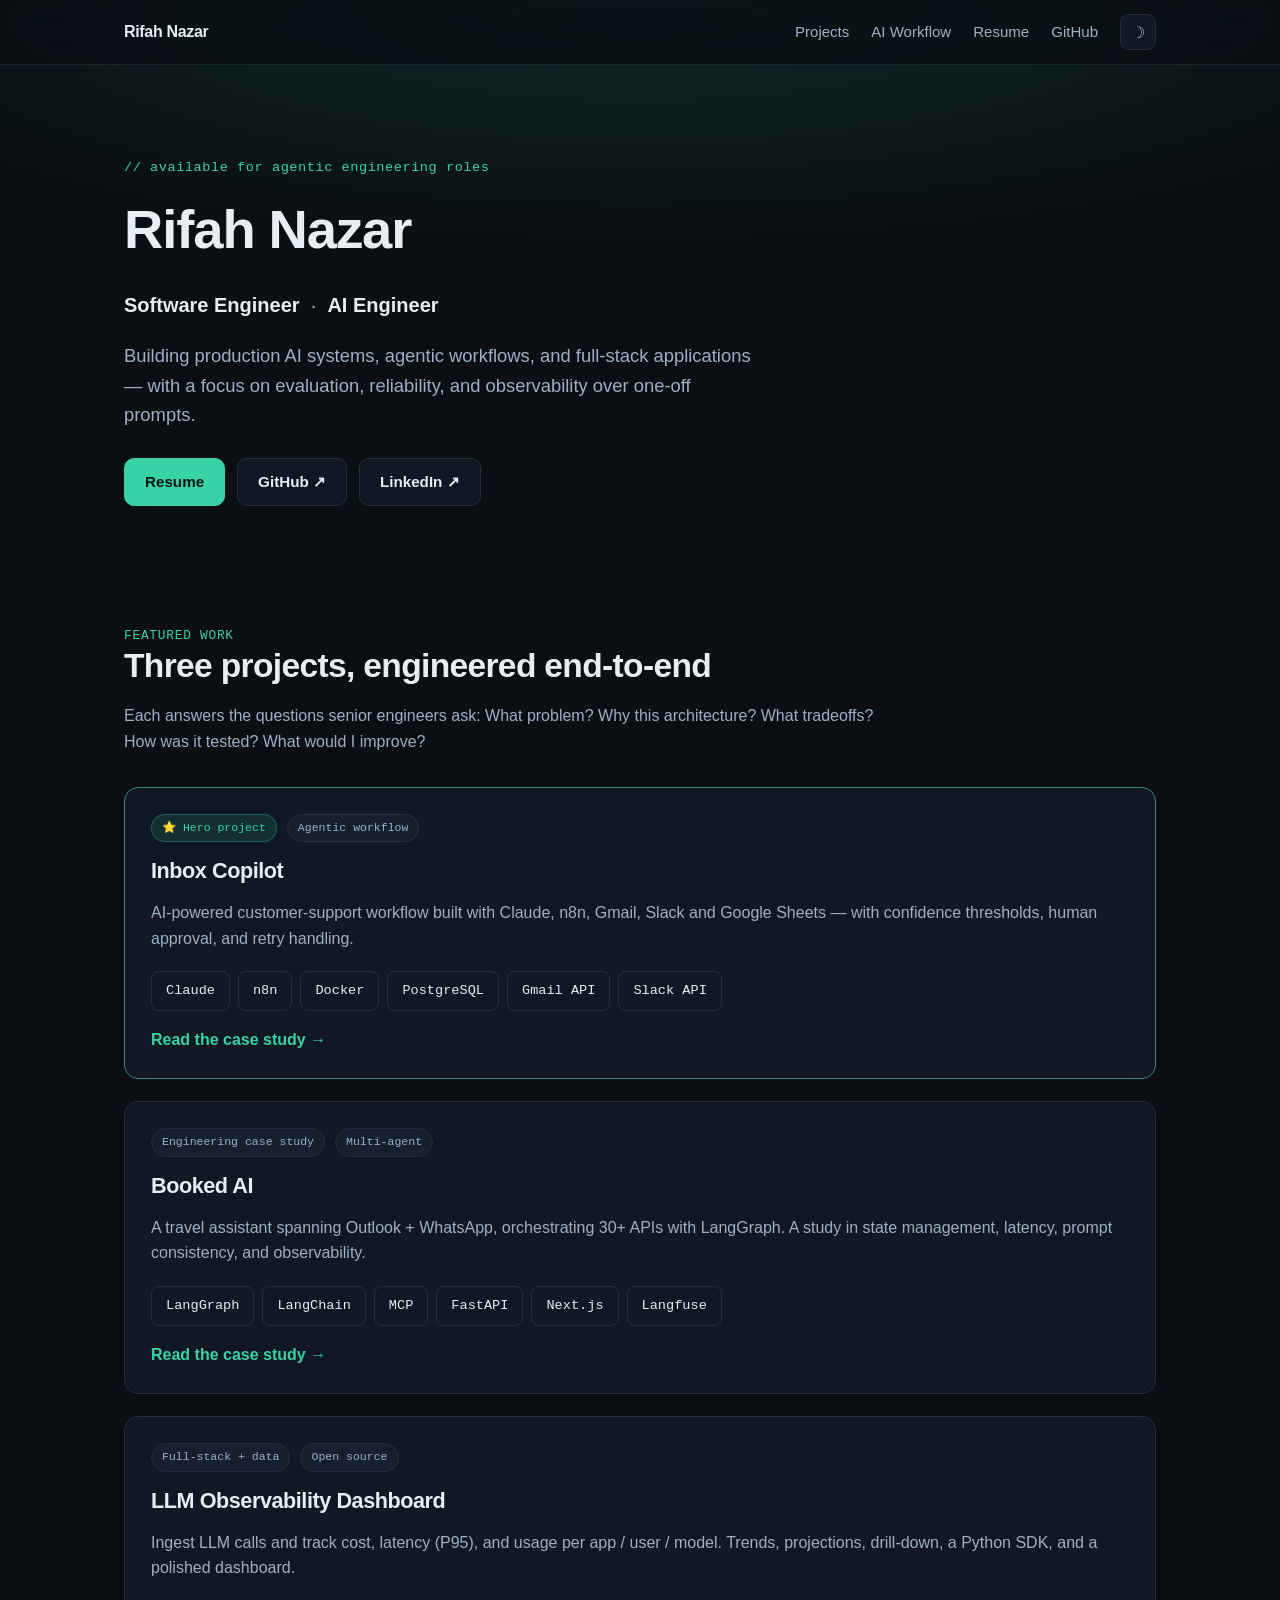
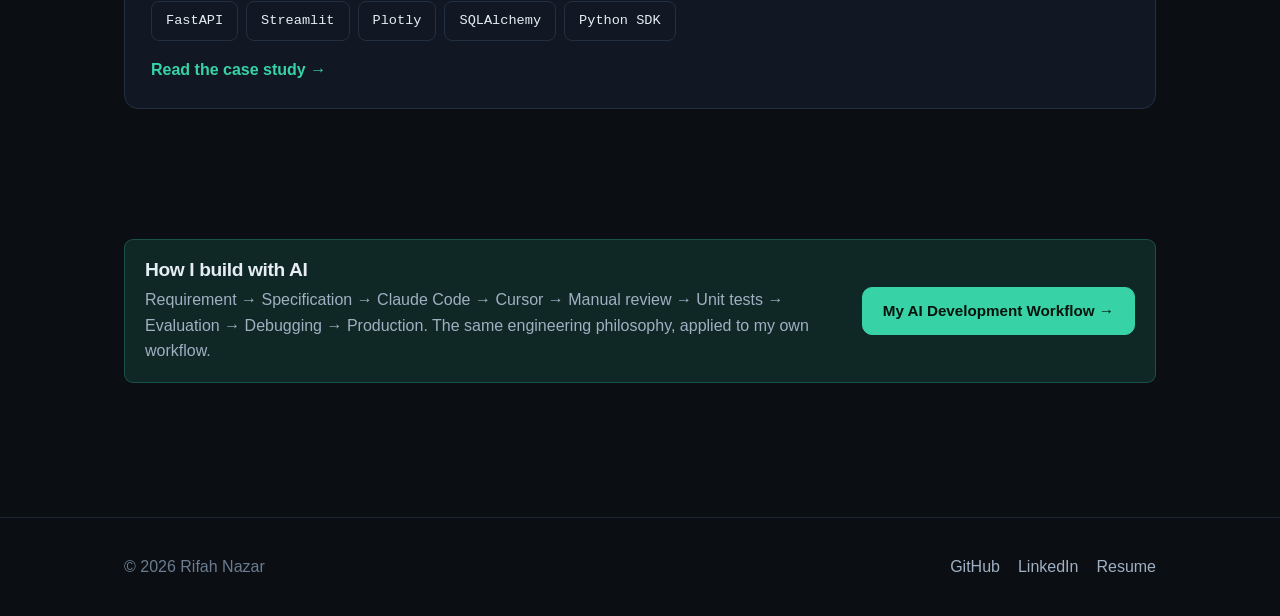
<file: index.html>
<!doctype html>
<html lang="en" data-theme="dark">
<head>
  <meta charset="utf-8" />
  <meta name="viewport" content="width=device-width, initial-scale=1" />
  <title>Rifah Nazar — Software Engineer | AI Engineer</title>
  <meta name="description" content="Rifah Nazar — Software Engineer & AI Engineer building production AI systems, agentic workflows, and full-stack applications." />
  <link rel="stylesheet" href="css/style.css" />
</head>
<body>
  <header class="nav">
    <div class="nav-inner">
      <a class="nav-brand" href="index.html">Rifah Nazar</a>
      <nav class="nav-links">
        <a href="#projects">Projects</a>
        <a href="workflow.html">AI Workflow</a>
        <a href="#" data-resume>Resume</a>
        <a href="https://github.com/" target="_blank" rel="noopener">GitHub</a>
        <button class="theme-toggle" aria-label="Toggle theme" onclick="toggleTheme()">☽</button>
      </nav>
    </div>
  </header>

  <main>
    <!-- HERO -->
    <section class="hero">
      <div class="wrap">
        <div class="eyebrow mono">// available for agentic engineering roles</div>
        <h1>Rifah Nazar</h1>
        <div class="roles"><b>Software Engineer</b> &nbsp;·&nbsp; <b>AI Engineer</b></div>
        <p class="lead">Building production AI systems, agentic workflows, and full-stack applications — with a focus on evaluation, reliability, and observability over one-off prompts.</p>
        <div class="hero-cta">
          <a class="btn btn-primary" href="#" data-resume>Resume</a>
          <a class="btn" href="https://github.com/" target="_blank" rel="noopener">GitHub ↗</a>
          <a class="btn" href="https://linkedin.com/" target="_blank" rel="noopener">LinkedIn ↗</a>
        </div>
      </div>
    </section>

    <!-- FEATURED PROJECTS -->
    <section class="section" id="projects">
      <div class="wrap">
        <div class="section-head">
          <div class="kicker">Featured work</div>
          <h2>Three projects, engineered end-to-end</h2>
          <p class="muted narrow">Each answers the questions senior engineers ask: What problem? Why this architecture? What tradeoffs? How was it tested? What would I improve?</p>
        </div>

        <div class="projects">
          <!-- Hero project -->
          <a class="project-card hero-project reveal" href="projects/inbox-copilot.html">
            <div class="badge-row">
              <span class="pill">⭐ Hero project</span>
              <span class="pill neutral">Agentic workflow</span>
            </div>
            <h3>Inbox Copilot</h3>
            <p>AI-powered customer-support workflow built with Claude, n8n, Gmail, Slack and Google Sheets — with confidence thresholds, human approval, and retry handling.</p>
            <div class="tech-row">
              <span class="stack-item">Claude</span>
              <span class="stack-item">n8n</span>
              <span class="stack-item">Docker</span>
              <span class="stack-item">PostgreSQL</span>
              <span class="stack-item">Gmail API</span>
              <span class="stack-item">Slack API</span>
            </div>
            <div class="arrow">Read the case study →</div>
          </a>

          <!-- Booked AI -->
          <a class="project-card reveal" href="projects/booked-ai.html">
            <div class="badge-row">
              <span class="pill neutral">Engineering case study</span>
              <span class="pill neutral">Multi-agent</span>
            </div>
            <h3>Booked AI</h3>
            <p>A travel assistant spanning Outlook + WhatsApp, orchestrating 30+ APIs with LangGraph. A study in state management, latency, prompt consistency, and observability.</p>
            <div class="tech-row">
              <span class="stack-item">LangGraph</span>
              <span class="stack-item">LangChain</span>
              <span class="stack-item">MCP</span>
              <span class="stack-item">FastAPI</span>
              <span class="stack-item">Next.js</span>
              <span class="stack-item">Langfuse</span>
            </div>
            <div class="arrow">Read the case study →</div>
          </a>

          <!-- LLM Observability -->
          <a class="project-card reveal" href="projects/llm-observability.html">
            <div class="badge-row">
              <span class="pill neutral">Full-stack + data</span>
              <span class="pill neutral">Open source</span>
            </div>
            <h3>LLM Observability Dashboard</h3>
            <p>Ingest LLM calls and track cost, latency (P95), and usage per app / user / model. Trends, projections, drill-down, a Python SDK, and a polished dashboard.</p>
            <div class="tech-row">
              <span class="stack-item">FastAPI</span>
              <span class="stack-item">Streamlit</span>
              <span class="stack-item">Plotly</span>
              <span class="stack-item">SQLAlchemy</span>
              <span class="stack-item">Python SDK</span>
            </div>
            <div class="arrow">Read the case study →</div>
          </a>
        </div>
      </div>
    </section>

    <!-- WORKFLOW TEASER -->
    <section class="section" id="workflow-teaser">
      <div class="wrap">
        <div class="callout" style="display:flex; flex-wrap:wrap; gap:20px; align-items:center; justify-content:space-between;">
          <div style="flex:1; min-width:280px;">
            <h3 style="color:var(--text); margin-bottom:6px;">How I build with AI</h3>
            <p class="muted" style="margin:0;">Requirement → Specification → Claude Code → Cursor → Manual review → Unit tests → Evaluation → Debugging → Production. The same engineering philosophy, applied to my own workflow.</p>
          </div>
          <a class="btn btn-primary" href="workflow.html">My AI Development Workflow →</a>
        </div>
      </div>
    </section>
  </main>

  <footer class="footer">
    <div class="wrap footer-inner">
      <span class="faint">© 2026 Rifah Nazar</span>
      <div class="social">
        <a href="https://github.com/" target="_blank" rel="noopener">GitHub</a>
        <a href="https://linkedin.com/" target="_blank" rel="noopener">LinkedIn</a>
        <a href="#" data-resume>Resume</a>
      </div>
    </div>
  </footer>

  <script src="js/main.js"></script>
</body>
</html>
</file>
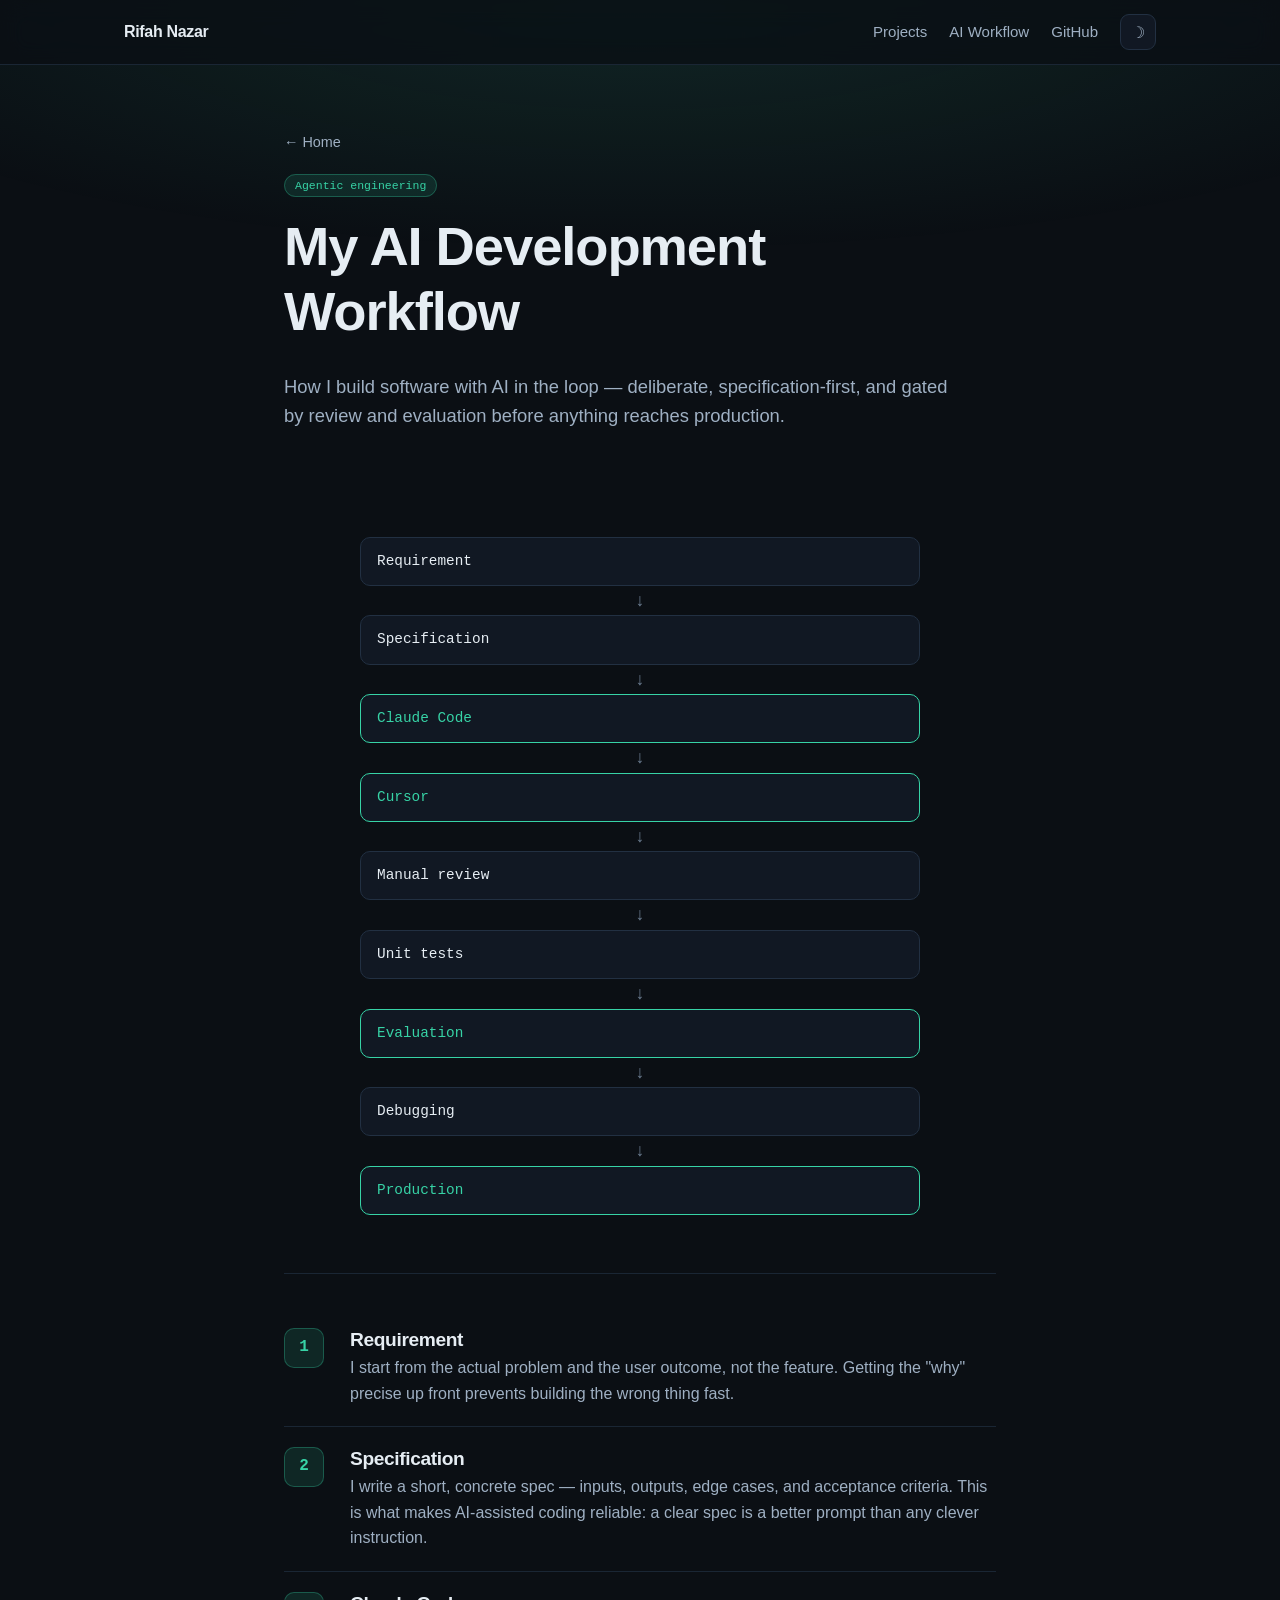
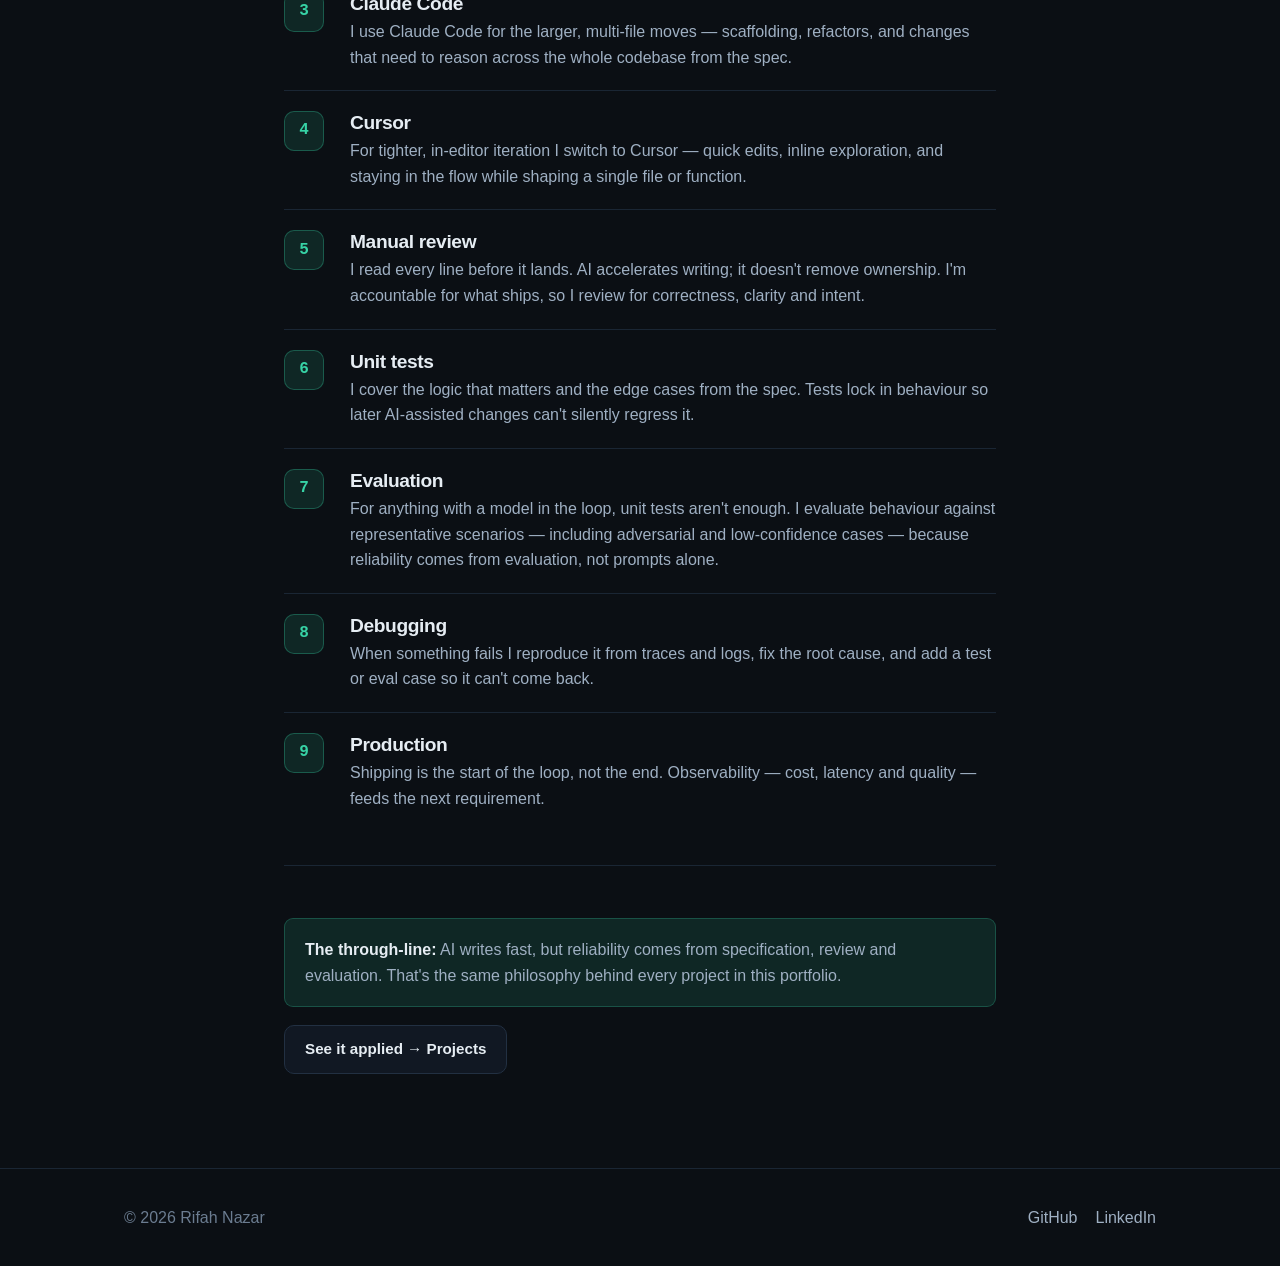
<file: workflow.html>
<!doctype html>
<html lang="en" data-theme="dark">
<head>
  <meta charset="utf-8" />
  <meta name="viewport" content="width=device-width, initial-scale=1" />
  <title>My AI Development Workflow — Rifah Nazar</title>
  <meta name="description" content="How Rifah Nazar builds with AI: requirement to production, with specification, Claude Code, Cursor, manual review, unit tests, evaluation and debugging." />
  <link rel="stylesheet" href="css/style.css" />
</head>
<body>
  <header class="nav">
    <div class="nav-inner">
      <a class="nav-brand" href="index.html">Rifah Nazar</a>
      <nav class="nav-links">
        <a href="index.html#projects">Projects</a>
        <a href="workflow.html">AI Workflow</a>
        <a href="https://github.com/" target="_blank" rel="noopener">GitHub</a>
        <button class="theme-toggle" aria-label="Toggle theme" onclick="toggleTheme()">☽</button>
      </nav>
    </div>
  </header>

  <main>
    <section class="case-hero">
      <div class="wrap narrow">
        <a class="backlink" href="index.html">← Home</a>
        <div class="badge-row" style="margin-top:16px;">
          <span class="pill">Agentic engineering</span>
        </div>
        <h1>My AI Development Workflow</h1>
        <p class="subtitle">How I build software with AI in the loop — deliberate, specification-first, and gated by review and evaluation before anything reaches production.</p>
      </div>
    </section>

    <div class="case-body">
      <div class="wrap narrow">

        <section class="case-section reveal">
          <div class="flow wide" style="margin-inline:auto;">
            <div class="flow-node">Requirement</div>
            <div class="flow-arrow">↓</div>
            <div class="flow-node">Specification</div>
            <div class="flow-arrow">↓</div>
            <div class="flow-node accent">Claude Code</div>
            <div class="flow-arrow">↓</div>
            <div class="flow-node accent">Cursor</div>
            <div class="flow-arrow">↓</div>
            <div class="flow-node">Manual review</div>
            <div class="flow-arrow">↓</div>
            <div class="flow-node">Unit tests</div>
            <div class="flow-arrow">↓</div>
            <div class="flow-node accent">Evaluation</div>
            <div class="flow-arrow">↓</div>
            <div class="flow-node">Debugging</div>
            <div class="flow-arrow">↓</div>
            <div class="flow-node accent">Production</div>
          </div>
        </section>

        <section class="case-section reveal">
          <div class="workflow-step">
            <div class="num">1</div>
            <div>
              <h3>Requirement</h3>
              <p>I start from the actual problem and the user outcome, not the feature. Getting the "why" precise up front prevents building the wrong thing fast.</p>
            </div>
          </div>
          <div class="workflow-step">
            <div class="num">2</div>
            <div>
              <h3>Specification</h3>
              <p>I write a short, concrete spec — inputs, outputs, edge cases, and acceptance criteria. This is what makes AI-assisted coding reliable: a clear spec is a better prompt than any clever instruction.</p>
            </div>
          </div>
          <div class="workflow-step">
            <div class="num">3</div>
            <div>
              <h3>Claude Code</h3>
              <p>I use Claude Code for the larger, multi-file moves — scaffolding, refactors, and changes that need to reason across the whole codebase from the spec.</p>
            </div>
          </div>
          <div class="workflow-step">
            <div class="num">4</div>
            <div>
              <h3>Cursor</h3>
              <p>For tighter, in-editor iteration I switch to Cursor — quick edits, inline exploration, and staying in the flow while shaping a single file or function.</p>
            </div>
          </div>
          <div class="workflow-step">
            <div class="num">5</div>
            <div>
              <h3>Manual review</h3>
              <p>I read every line before it lands. AI accelerates writing; it doesn't remove ownership. I'm accountable for what ships, so I review for correctness, clarity and intent.</p>
            </div>
          </div>
          <div class="workflow-step">
            <div class="num">6</div>
            <div>
              <h3>Unit tests</h3>
              <p>I cover the logic that matters and the edge cases from the spec. Tests lock in behaviour so later AI-assisted changes can't silently regress it.</p>
            </div>
          </div>
          <div class="workflow-step">
            <div class="num">7</div>
            <div>
              <h3>Evaluation</h3>
              <p>For anything with a model in the loop, unit tests aren't enough. I evaluate behaviour against representative scenarios — including adversarial and low-confidence cases — because reliability comes from evaluation, not prompts alone.</p>
            </div>
          </div>
          <div class="workflow-step">
            <div class="num">8</div>
            <div>
              <h3>Debugging</h3>
              <p>When something fails I reproduce it from traces and logs, fix the root cause, and add a test or eval case so it can't come back.</p>
            </div>
          </div>
          <div class="workflow-step">
            <div class="num">9</div>
            <div>
              <h3>Production</h3>
              <p>Shipping is the start of the loop, not the end. Observability — cost, latency and quality — feeds the next requirement.</p>
            </div>
          </div>
        </section>

        <section class="case-section reveal">
          <div class="callout">
            <p><strong>The through-line:</strong> AI writes fast, but reliability comes from specification, review and evaluation. That's the same philosophy behind every project in this portfolio.</p>
          </div>
          <a class="btn" href="index.html#projects">See it applied → Projects</a>
        </section>

      </div>
    </div>
  </main>

  <footer class="footer">
    <div class="wrap footer-inner">
      <span class="faint">© 2026 Rifah Nazar</span>
      <div class="social">
        <a href="https://github.com/" target="_blank" rel="noopener">GitHub</a>
        <a href="https://linkedin.com/" target="_blank" rel="noopener">LinkedIn</a>
      </div>
    </div>
  </footer>

  <script src="js/main.js"></script>
</body>
</html>
</file>
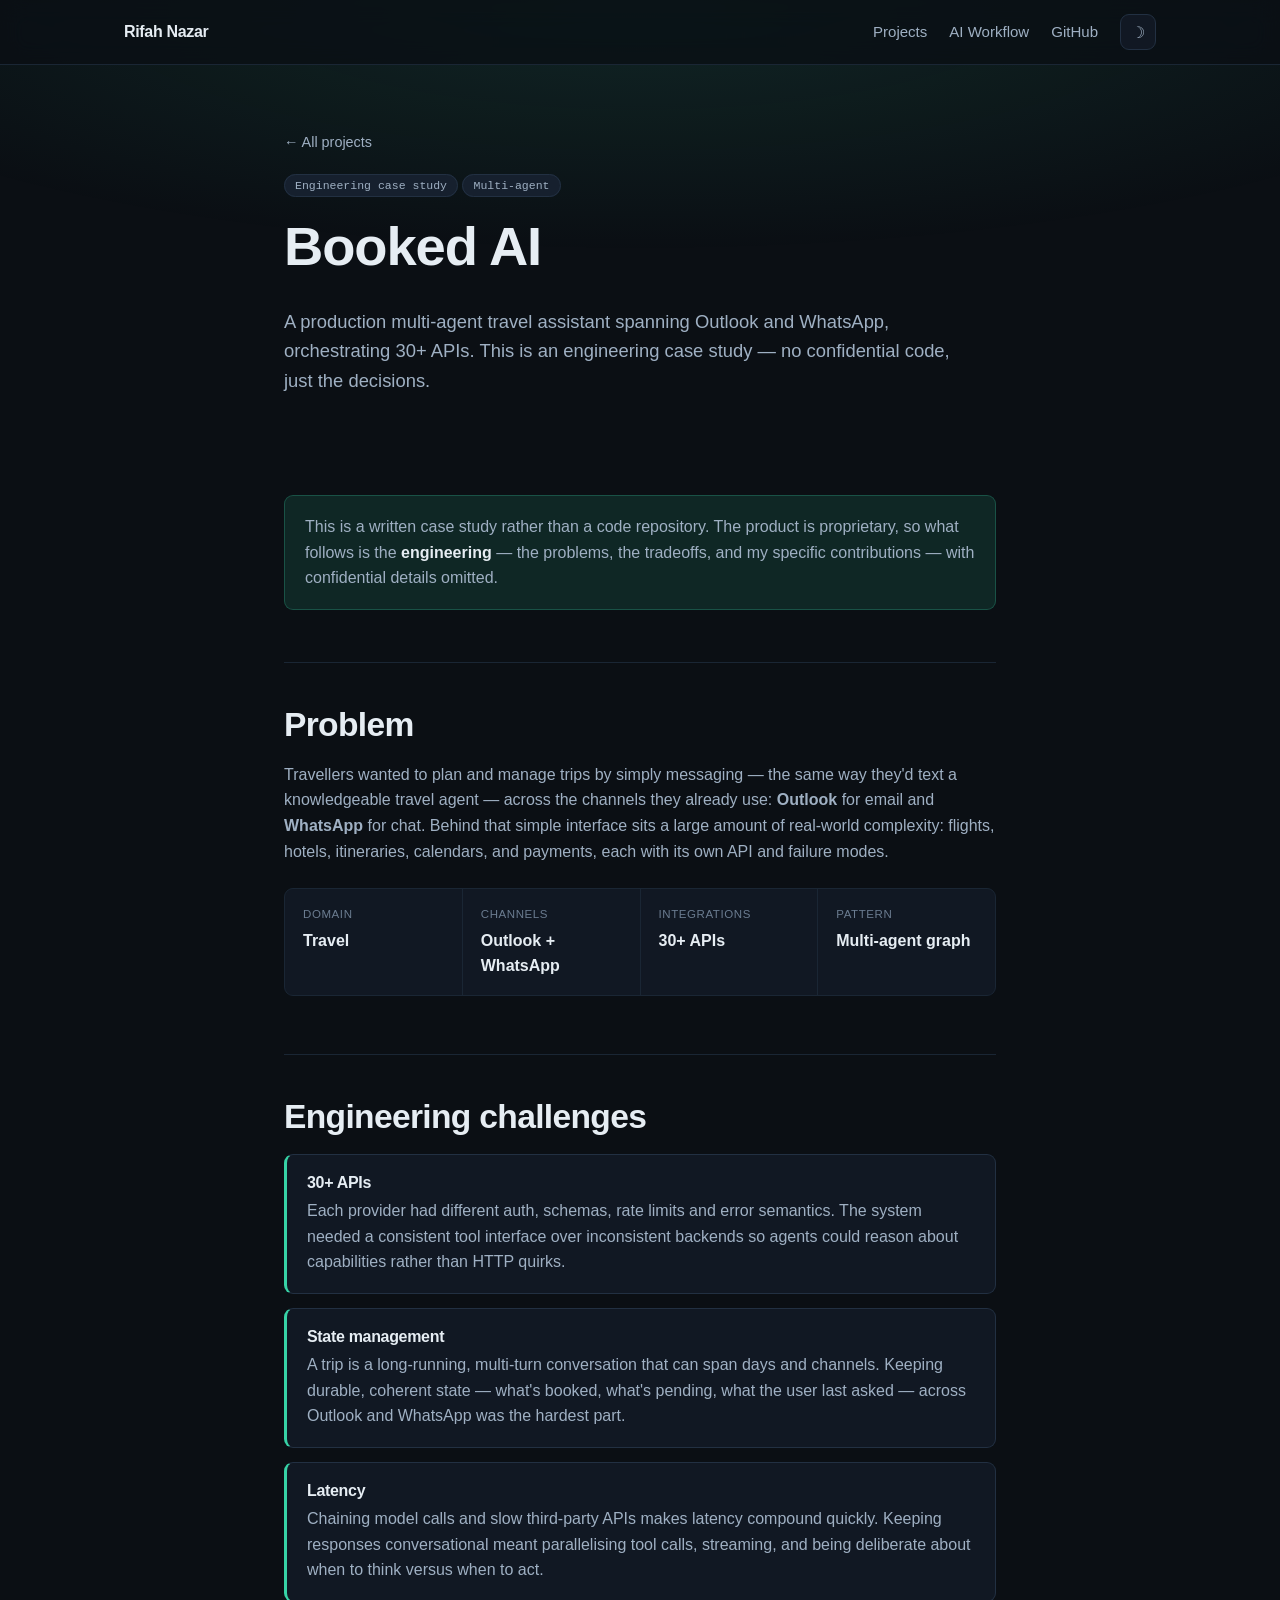
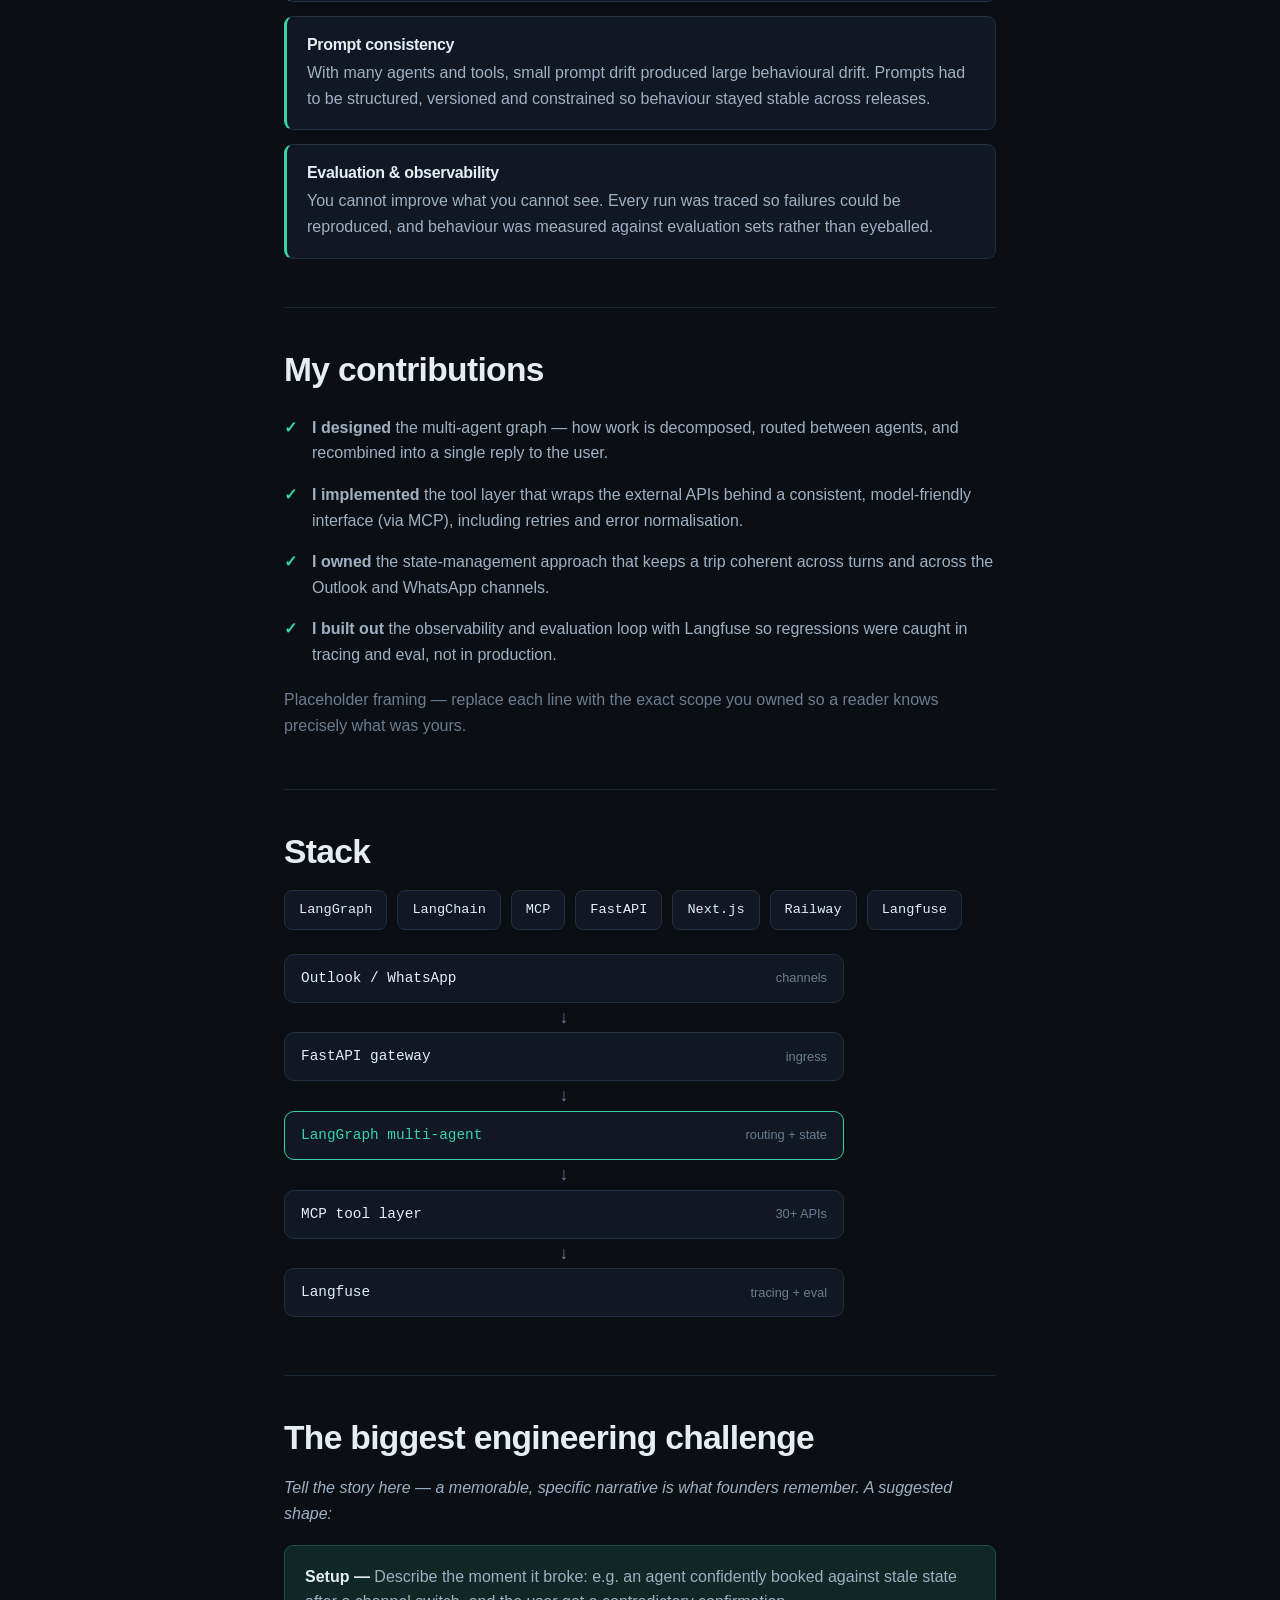
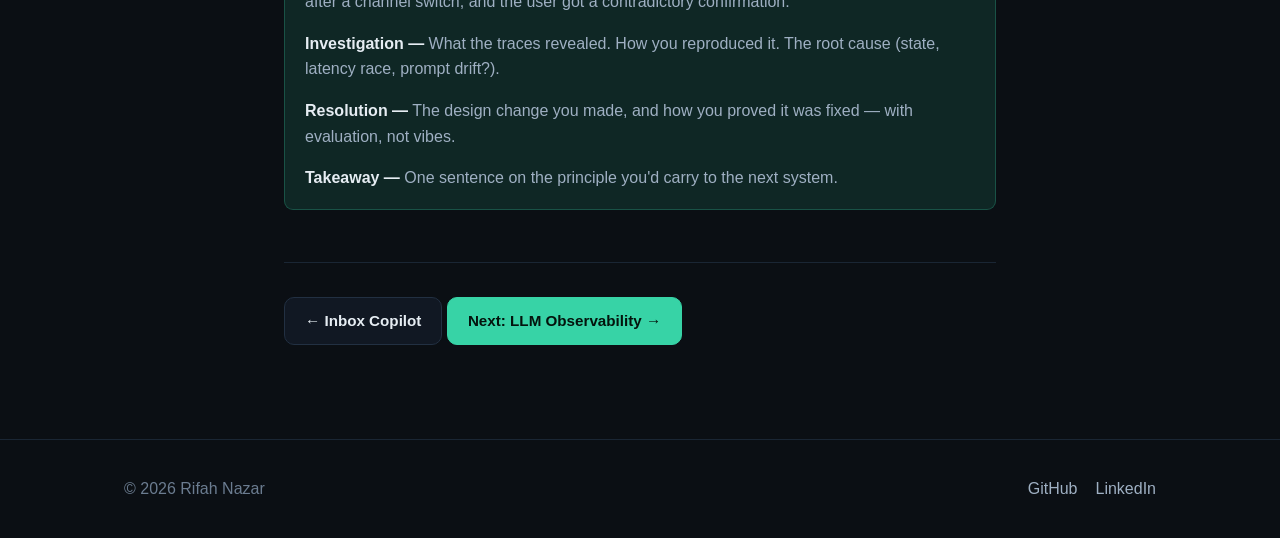
<file: projects/booked-ai.html>
<!doctype html>
<html lang="en" data-theme="dark">
<head>
  <meta charset="utf-8" />
  <meta name="viewport" content="width=device-width, initial-scale=1" />
  <title>Booked AI — Engineering case study — Rifah Nazar</title>
  <meta name="description" content="Booked AI: an engineering case study of a multi-agent travel assistant across Outlook and WhatsApp, orchestrating 30+ APIs with LangGraph." />
  <link rel="stylesheet" href="../css/style.css" />
</head>
<body>
  <header class="nav">
    <div class="nav-inner">
      <a class="nav-brand" href="../index.html">Rifah Nazar</a>
      <nav class="nav-links">
        <a href="../index.html#projects">Projects</a>
        <a href="../workflow.html">AI Workflow</a>
        <a href="https://github.com/" target="_blank" rel="noopener">GitHub</a>
        <button class="theme-toggle" aria-label="Toggle theme" onclick="toggleTheme()">☽</button>
      </nav>
    </div>
  </header>

  <main>
    <section class="case-hero">
      <div class="wrap narrow">
        <a class="backlink" href="../index.html#projects">← All projects</a>
        <div class="badge-row" style="margin-top:16px;">
          <span class="pill neutral">Engineering case study</span>
          <span class="pill neutral">Multi-agent</span>
        </div>
        <h1>Booked AI</h1>
        <p class="subtitle">A production multi-agent travel assistant spanning Outlook and WhatsApp, orchestrating 30+ APIs. This is an engineering case study — no confidential code, just the decisions.</p>
      </div>
    </section>

    <div class="case-body">
      <div class="wrap narrow">

        <section class="case-section reveal">
          <div class="callout">
            <p>This is a written case study rather than a code repository. The product is proprietary, so what follows is the <strong>engineering</strong> — the problems, the tradeoffs, and my specific contributions — with confidential details omitted.</p>
          </div>
        </section>

        <!-- PROBLEM -->
        <section class="case-section reveal">
          <h2>Problem</h2>
          <p>Travellers wanted to plan and manage trips by simply messaging — the same way they'd text a knowledgeable travel agent — across the channels they already use: <strong>Outlook</strong> for email and <strong>WhatsApp</strong> for chat. Behind that simple interface sits a large amount of real-world complexity: flights, hotels, itineraries, calendars, and payments, each with its own API and failure modes.</p>
          <div class="meta-grid">
            <div class="cell"><div class="label">Domain</div><div class="value">Travel</div></div>
            <div class="cell"><div class="label">Channels</div><div class="value">Outlook + WhatsApp</div></div>
            <div class="cell"><div class="label">Integrations</div><div class="value">30+ APIs</div></div>
            <div class="cell"><div class="label">Pattern</div><div class="value">Multi-agent graph</div></div>
          </div>
        </section>

        <!-- CHALLENGES -->
        <section class="case-section reveal">
          <h2>Engineering challenges</h2>

          <div class="decision">
            <h4>30+ APIs</h4>
            <p>Each provider had different auth, schemas, rate limits and error semantics. The system needed a consistent tool interface over inconsistent backends so agents could reason about capabilities rather than HTTP quirks.</p>
          </div>
          <div class="decision">
            <h4>State management</h4>
            <p>A trip is a long-running, multi-turn conversation that can span days and channels. Keeping durable, coherent state — what's booked, what's pending, what the user last asked — across Outlook and WhatsApp was the hardest part.</p>
          </div>
          <div class="decision">
            <h4>Latency</h4>
            <p>Chaining model calls and slow third-party APIs makes latency compound quickly. Keeping responses conversational meant parallelising tool calls, streaming, and being deliberate about when to think versus when to act.</p>
          </div>
          <div class="decision">
            <h4>Prompt consistency</h4>
            <p>With many agents and tools, small prompt drift produced large behavioural drift. Prompts had to be structured, versioned and constrained so behaviour stayed stable across releases.</p>
          </div>
          <div class="decision">
            <h4>Evaluation &amp; observability</h4>
            <p>You cannot improve what you cannot see. Every run was traced so failures could be reproduced, and behaviour was measured against evaluation sets rather than eyeballed.</p>
          </div>
        </section>

        <!-- MY CONTRIBUTIONS -->
        <section class="case-section reveal">
          <h2>My contributions</h2>
          <ul class="check-list">
            <li><strong>I designed</strong> the multi-agent graph — how work is decomposed, routed between agents, and recombined into a single reply to the user.</li>
            <li><strong>I implemented</strong> the tool layer that wraps the external APIs behind a consistent, model-friendly interface (via MCP), including retries and error normalisation.</li>
            <li><strong>I owned</strong> the state-management approach that keeps a trip coherent across turns and across the Outlook and WhatsApp channels.</li>
            <li><strong>I built out</strong> the observability and evaluation loop with Langfuse so regressions were caught in tracing and eval, not in production.</li>
          </ul>
          <p class="faint">Placeholder framing — replace each line with the exact scope you owned so a reader knows precisely what was yours.</p>
        </section>

        <!-- STACK -->
        <section class="case-section reveal">
          <h2>Stack</h2>
          <div class="stack-grid">
            <span class="stack-item">LangGraph</span>
            <span class="stack-item">LangChain</span>
            <span class="stack-item">MCP</span>
            <span class="stack-item">FastAPI</span>
            <span class="stack-item">Next.js</span>
            <span class="stack-item">Railway</span>
            <span class="stack-item">Langfuse</span>
          </div>
          <div class="flow wide">
            <div class="flow-node">Outlook / WhatsApp <span class="note">channels</span></div>
            <div class="flow-arrow">↓</div>
            <div class="flow-node">FastAPI gateway <span class="note">ingress</span></div>
            <div class="flow-arrow">↓</div>
            <div class="flow-node accent">LangGraph multi-agent <span class="note">routing + state</span></div>
            <div class="flow-arrow">↓</div>
            <div class="flow-node">MCP tool layer <span class="note">30+ APIs</span></div>
            <div class="flow-arrow">↓</div>
            <div class="flow-node">Langfuse <span class="note">tracing + eval</span></div>
          </div>
        </section>

        <!-- BIGGEST CHALLENGE STORY -->
        <section class="case-section reveal">
          <h2>The biggest engineering challenge</h2>
          <p><em>Tell the story here — a memorable, specific narrative is what founders remember. A suggested shape:</em></p>
          <div class="callout">
            <p><strong>Setup —</strong> Describe the moment it broke: e.g. an agent confidently booked against stale state after a channel switch, and the user got a contradictory confirmation.</p>
            <p><strong>Investigation —</strong> What the traces revealed. How you reproduced it. The root cause (state, latency race, prompt drift?).</p>
            <p><strong>Resolution —</strong> The design change you made, and how you proved it was fixed — with evaluation, not vibes.</p>
            <p><strong>Takeaway —</strong> One sentence on the principle you'd carry to the next system.</p>
          </div>
        </section>

        <section class="case-section reveal">
          <a class="btn" href="../projects/inbox-copilot.html">← Inbox Copilot</a>
          <a class="btn btn-primary" href="../projects/llm-observability.html">Next: LLM Observability →</a>
        </section>

      </div>
    </div>
  </main>

  <footer class="footer">
    <div class="wrap footer-inner">
      <span class="faint">© 2026 Rifah Nazar</span>
      <div class="social">
        <a href="https://github.com/" target="_blank" rel="noopener">GitHub</a>
        <a href="https://linkedin.com/" target="_blank" rel="noopener">LinkedIn</a>
      </div>
    </div>
  </footer>

  <script src="../js/main.js"></script>
</body>
</html>
</file>
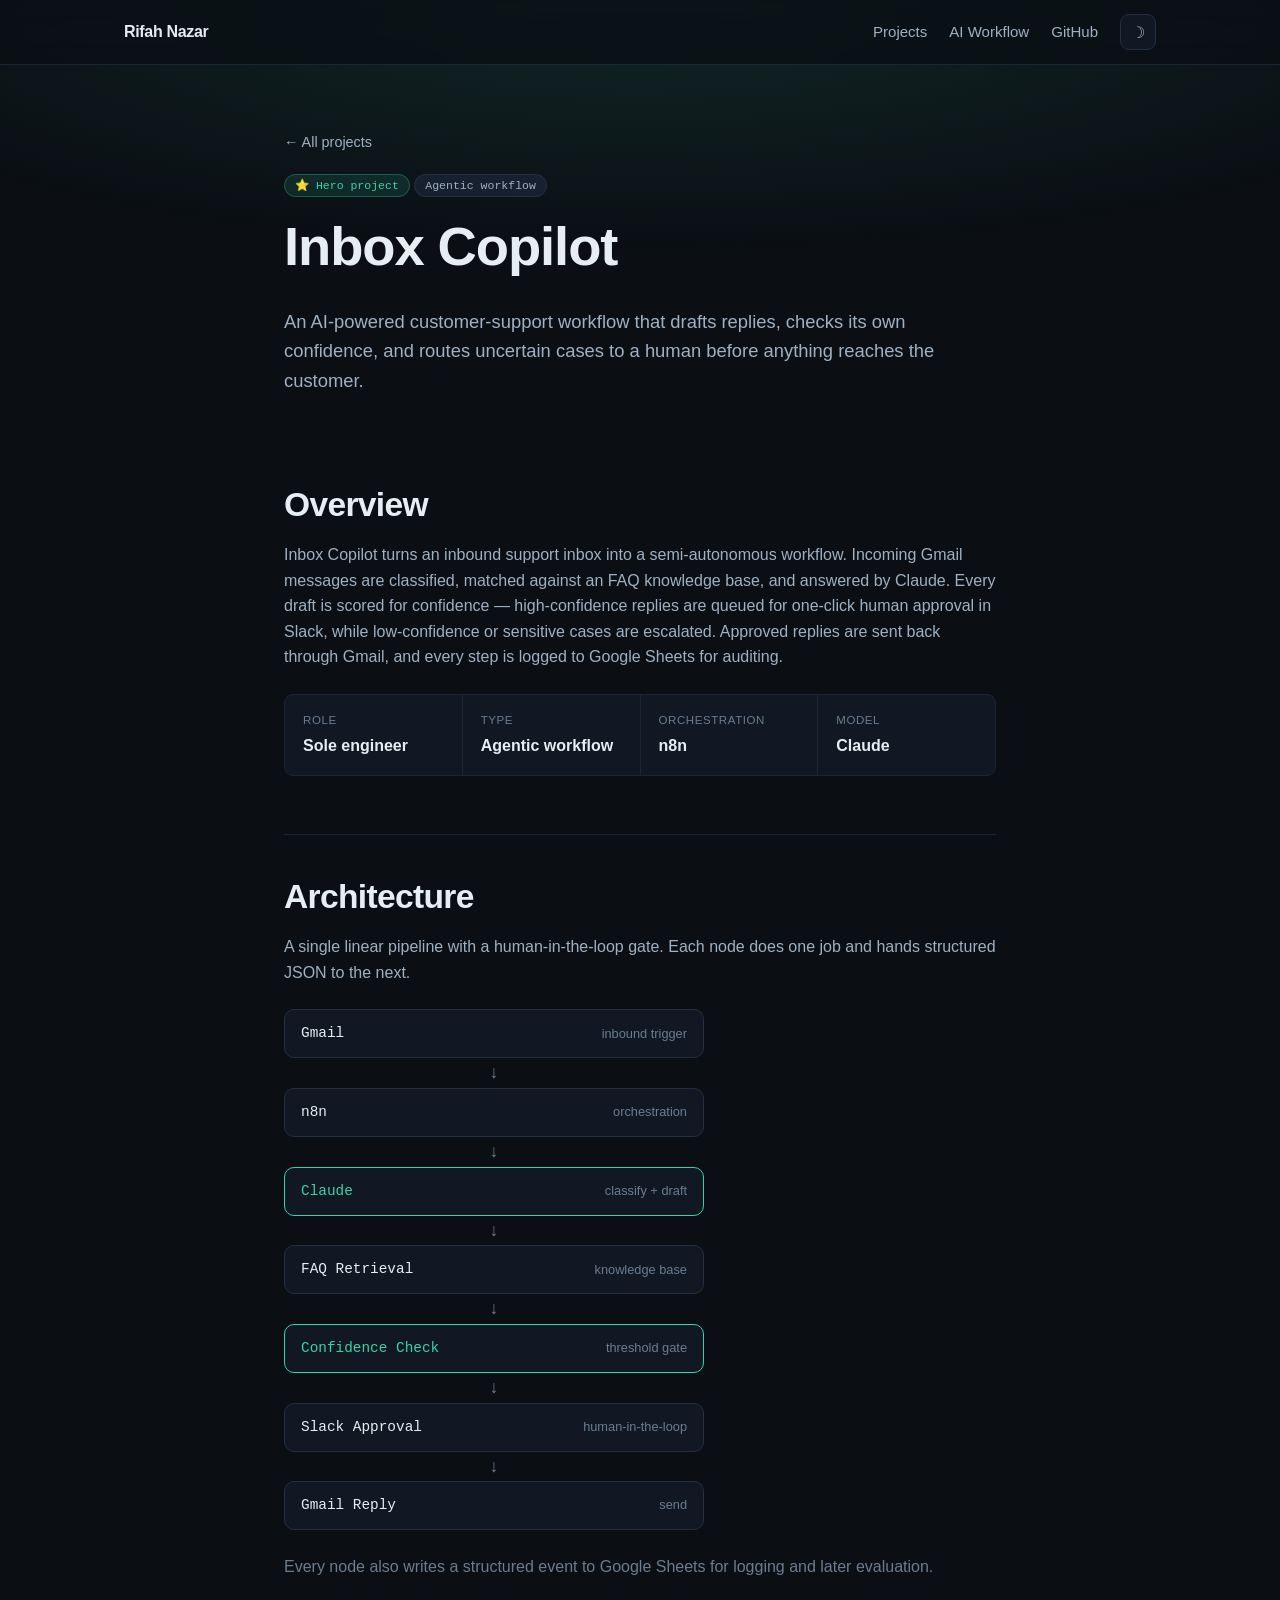
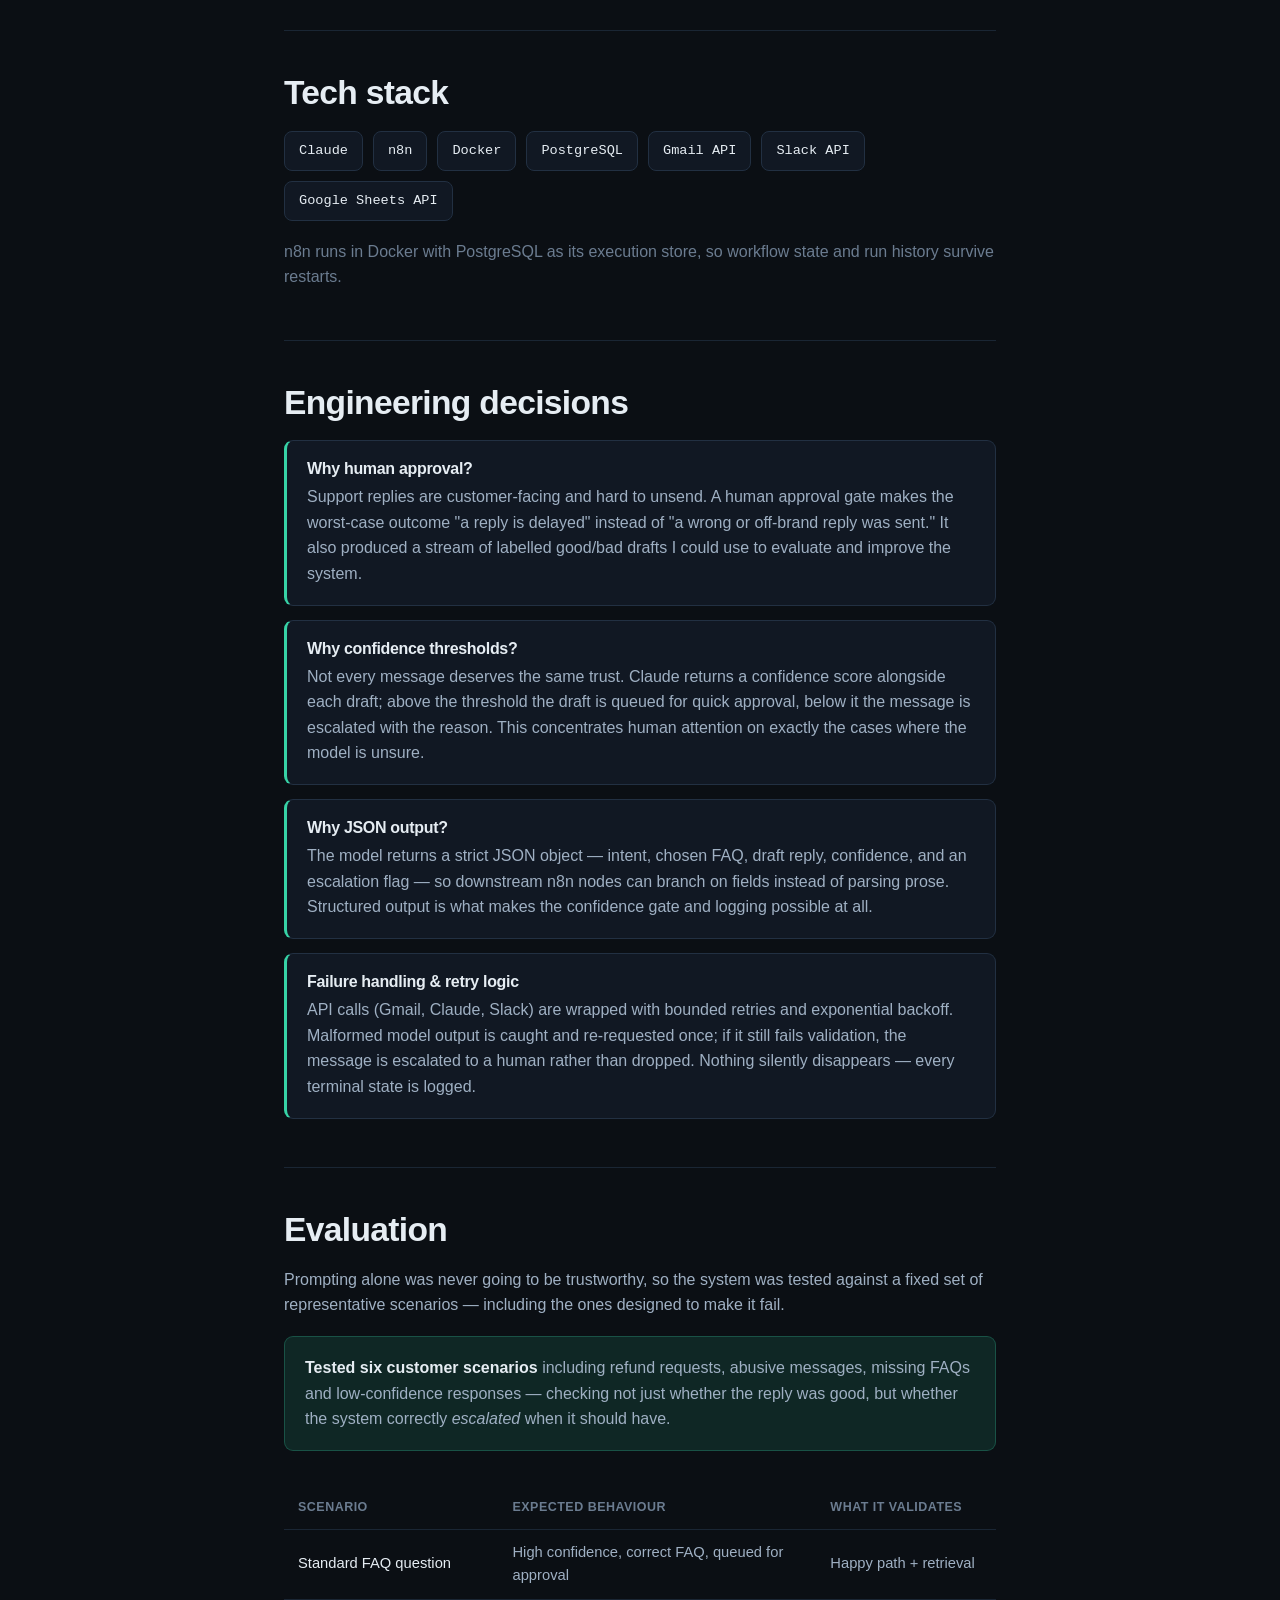
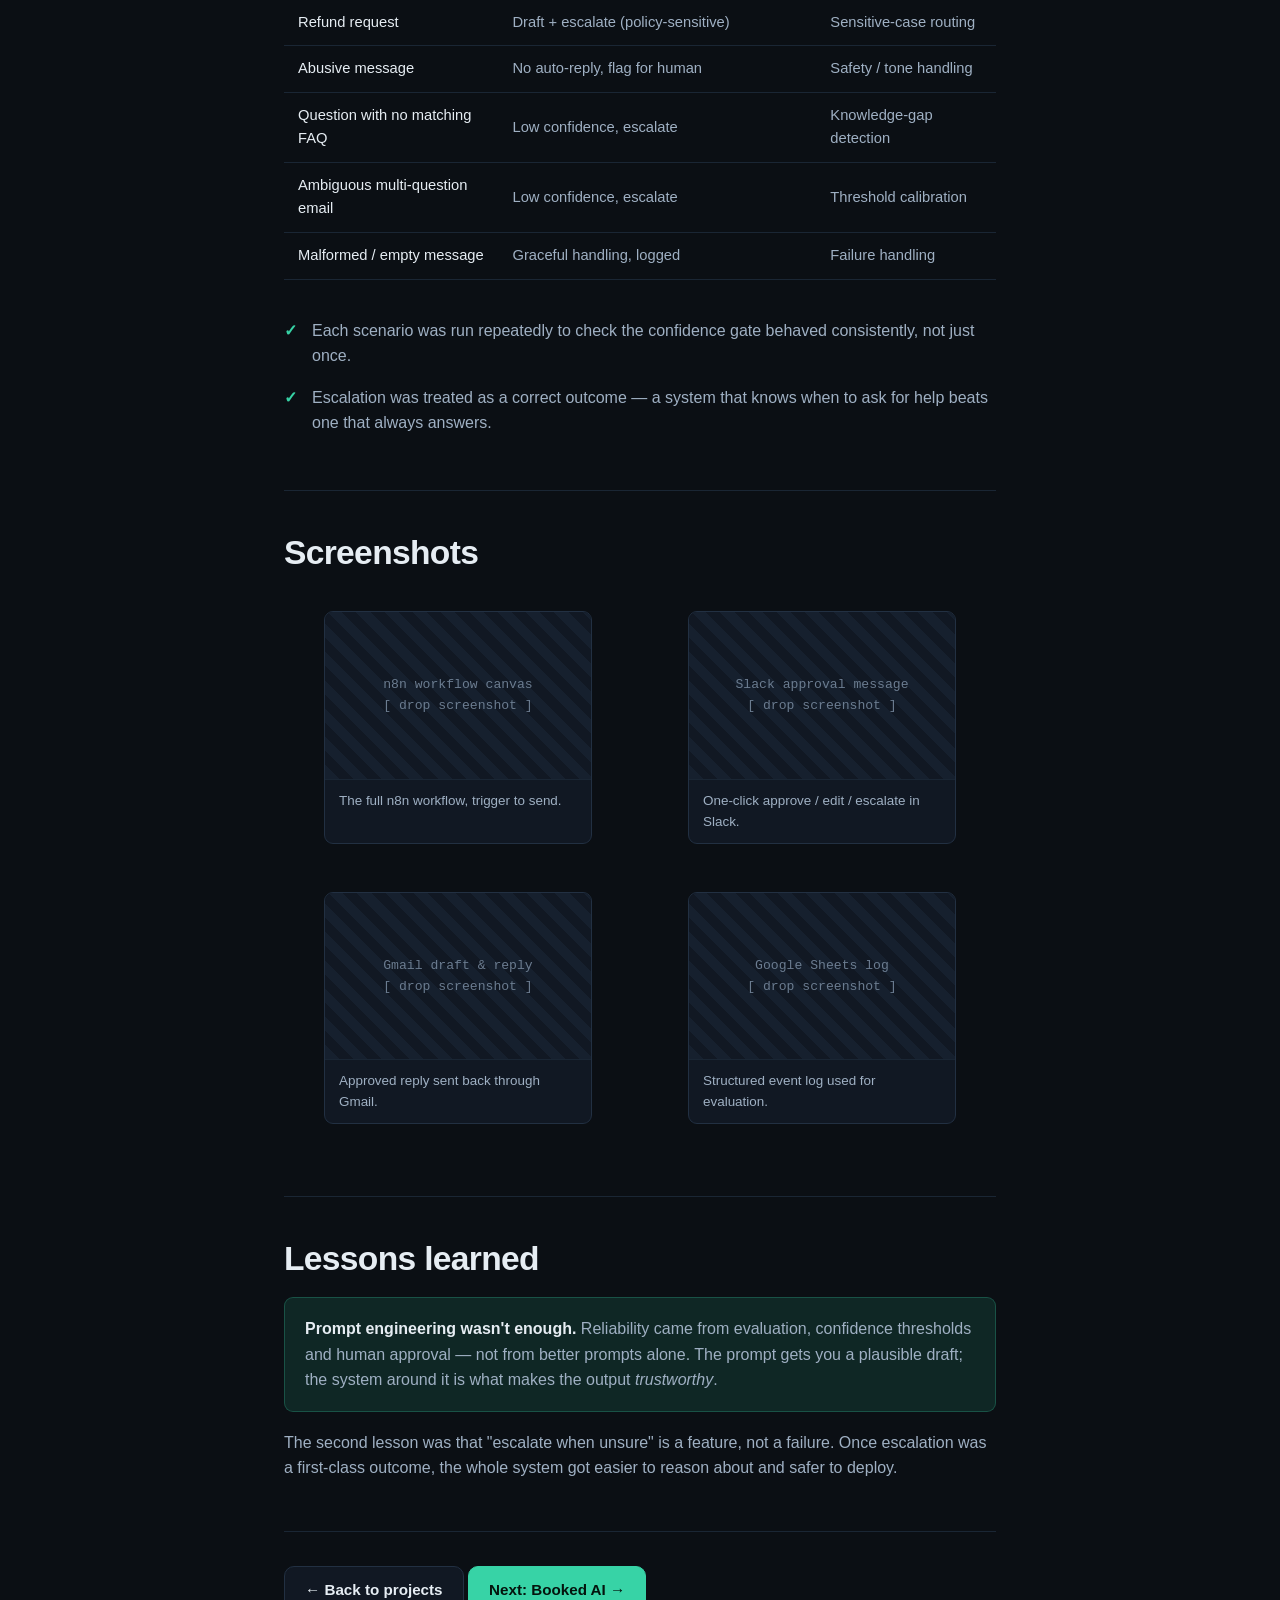
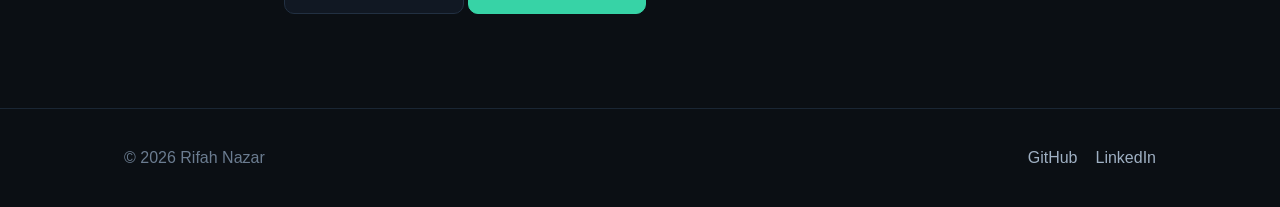
<file: projects/inbox-copilot.html>
<!doctype html>
<html lang="en" data-theme="dark">
<head>
  <meta charset="utf-8" />
  <meta name="viewport" content="width=device-width, initial-scale=1" />
  <title>Inbox Copilot — Rifah Nazar</title>
  <meta name="description" content="Inbox Copilot: an AI-powered customer support workflow built with Claude, n8n, Gmail, Slack and Google Sheets, with confidence thresholds and human approval." />
  <link rel="stylesheet" href="../css/style.css" />
</head>
<body>
  <header class="nav">
    <div class="nav-inner">
      <a class="nav-brand" href="../index.html">Rifah Nazar</a>
      <nav class="nav-links">
        <a href="../index.html#projects">Projects</a>
        <a href="../workflow.html">AI Workflow</a>
        <a href="https://github.com/" target="_blank" rel="noopener">GitHub</a>
        <button class="theme-toggle" aria-label="Toggle theme" onclick="toggleTheme()">☽</button>
      </nav>
    </div>
  </header>

  <main>
    <section class="case-hero">
      <div class="wrap narrow">
        <a class="backlink" href="../index.html#projects">← All projects</a>
        <div class="badge-row" style="margin-top:16px;">
          <span class="pill">⭐ Hero project</span>
          <span class="pill neutral">Agentic workflow</span>
        </div>
        <h1>Inbox Copilot</h1>
        <p class="subtitle">An AI-powered customer-support workflow that drafts replies, checks its own confidence, and routes uncertain cases to a human before anything reaches the customer.</p>
      </div>
    </section>

    <div class="case-body">
      <div class="wrap narrow">

        <!-- OVERVIEW -->
        <section class="case-section reveal">
          <h2>Overview</h2>
          <p>Inbox Copilot turns an inbound support inbox into a semi-autonomous workflow. Incoming Gmail messages are classified, matched against an FAQ knowledge base, and answered by Claude. Every draft is scored for confidence — high-confidence replies are queued for one-click human approval in Slack, while low-confidence or sensitive cases are escalated. Approved replies are sent back through Gmail, and every step is logged to Google Sheets for auditing.</p>
          <div class="meta-grid">
            <div class="cell"><div class="label">Role</div><div class="value">Sole engineer</div></div>
            <div class="cell"><div class="label">Type</div><div class="value">Agentic workflow</div></div>
            <div class="cell"><div class="label">Orchestration</div><div class="value">n8n</div></div>
            <div class="cell"><div class="label">Model</div><div class="value">Claude</div></div>
          </div>
        </section>

        <!-- ARCHITECTURE -->
        <section class="case-section reveal">
          <h2>Architecture</h2>
          <p>A single linear pipeline with a human-in-the-loop gate. Each node does one job and hands structured JSON to the next.</p>
          <div class="flow">
            <div class="flow-node">Gmail <span class="note">inbound trigger</span></div>
            <div class="flow-arrow">↓</div>
            <div class="flow-node">n8n <span class="note">orchestration</span></div>
            <div class="flow-arrow">↓</div>
            <div class="flow-node accent">Claude <span class="note">classify + draft</span></div>
            <div class="flow-arrow">↓</div>
            <div class="flow-node">FAQ Retrieval <span class="note">knowledge base</span></div>
            <div class="flow-arrow">↓</div>
            <div class="flow-node accent">Confidence Check <span class="note">threshold gate</span></div>
            <div class="flow-arrow">↓</div>
            <div class="flow-node">Slack Approval <span class="note">human-in-the-loop</span></div>
            <div class="flow-arrow">↓</div>
            <div class="flow-node">Gmail Reply <span class="note">send</span></div>
          </div>
          <p class="faint">Every node also writes a structured event to Google Sheets for logging and later evaluation.</p>
        </section>

        <!-- TECH -->
        <section class="case-section reveal">
          <h2>Tech stack</h2>
          <div class="stack-grid">
            <span class="stack-item">Claude</span>
            <span class="stack-item">n8n</span>
            <span class="stack-item">Docker</span>
            <span class="stack-item">PostgreSQL</span>
            <span class="stack-item">Gmail API</span>
            <span class="stack-item">Slack API</span>
            <span class="stack-item">Google Sheets API</span>
          </div>
          <p class="faint">n8n runs in Docker with PostgreSQL as its execution store, so workflow state and run history survive restarts.</p>
        </section>

        <!-- ENGINEERING DECISIONS -->
        <section class="case-section reveal">
          <h2>Engineering decisions</h2>

          <div class="decision">
            <h4>Why human approval?</h4>
            <p>Support replies are customer-facing and hard to unsend. A human approval gate makes the worst-case outcome "a reply is delayed" instead of "a wrong or off-brand reply was sent." It also produced a stream of labelled good/bad drafts I could use to evaluate and improve the system.</p>
          </div>

          <div class="decision">
            <h4>Why confidence thresholds?</h4>
            <p>Not every message deserves the same trust. Claude returns a confidence score alongside each draft; above the threshold the draft is queued for quick approval, below it the message is escalated with the reason. This concentrates human attention on exactly the cases where the model is unsure.</p>
          </div>

          <div class="decision">
            <h4>Why JSON output?</h4>
            <p>The model returns a strict JSON object — intent, chosen FAQ, draft reply, confidence, and an escalation flag — so downstream n8n nodes can branch on fields instead of parsing prose. Structured output is what makes the confidence gate and logging possible at all.</p>
          </div>

          <div class="decision">
            <h4>Failure handling &amp; retry logic</h4>
            <p>API calls (Gmail, Claude, Slack) are wrapped with bounded retries and exponential backoff. Malformed model output is caught and re-requested once; if it still fails validation, the message is escalated to a human rather than dropped. Nothing silently disappears — every terminal state is logged.</p>
          </div>
        </section>

        <!-- EVALUATION -->
        <section class="case-section reveal">
          <h2>Evaluation</h2>
          <p>Prompting alone was never going to be trustworthy, so the system was tested against a fixed set of representative scenarios — including the ones designed to make it fail.</p>
          <div class="callout">
            <p><strong>Tested six customer scenarios</strong> including refund requests, abusive messages, missing FAQs and low-confidence responses — checking not just whether the reply was good, but whether the system correctly <em>escalated</em> when it should have.</p>
          </div>
          <div class="table-scroll">
          <table class="scenario-table">
            <thead>
              <tr><th>Scenario</th><th>Expected behaviour</th><th>What it validates</th></tr>
            </thead>
            <tbody>
              <tr><td>Standard FAQ question</td><td>High confidence, correct FAQ, queued for approval</td><td>Happy path + retrieval</td></tr>
              <tr><td>Refund request</td><td>Draft + escalate (policy-sensitive)</td><td>Sensitive-case routing</td></tr>
              <tr><td>Abusive message</td><td>No auto-reply, flag for human</td><td>Safety / tone handling</td></tr>
              <tr><td>Question with no matching FAQ</td><td>Low confidence, escalate</td><td>Knowledge-gap detection</td></tr>
              <tr><td>Ambiguous multi-question email</td><td>Low confidence, escalate</td><td>Threshold calibration</td></tr>
              <tr><td>Malformed / empty message</td><td>Graceful handling, logged</td><td>Failure handling</td></tr>
            </tbody>
          </table>
          </div>
          <ul class="check-list">
            <li>Each scenario was run repeatedly to check the confidence gate behaved consistently, not just once.</li>
            <li>Escalation was treated as a correct outcome — a system that knows when to ask for help beats one that always answers.</li>
          </ul>
        </section>

        <!-- SCREENSHOTS -->
        <section class="case-section reveal">
          <h2>Screenshots</h2>
          <div class="shots">
            <figure class="shot"><div class="frame">n8n workflow canvas<br/>[ drop screenshot ]</div><figcaption class="cap">The full n8n workflow, trigger to send.</figcaption></figure>
            <figure class="shot"><div class="frame">Slack approval message<br/>[ drop screenshot ]</div><figcaption class="cap">One-click approve / edit / escalate in Slack.</figcaption></figure>
            <figure class="shot"><div class="frame">Gmail draft &amp; reply<br/>[ drop screenshot ]</div><figcaption class="cap">Approved reply sent back through Gmail.</figcaption></figure>
            <figure class="shot"><div class="frame">Google Sheets log<br/>[ drop screenshot ]</div><figcaption class="cap">Structured event log used for evaluation.</figcaption></figure>
          </div>
        </section>

        <!-- LESSONS -->
        <section class="case-section reveal">
          <h2>Lessons learned</h2>
          <div class="callout">
            <p><strong>Prompt engineering wasn't enough.</strong> Reliability came from evaluation, confidence thresholds and human approval — not from better prompts alone. The prompt gets you a plausible draft; the system around it is what makes the output <em>trustworthy</em>.</p>
          </div>
          <p>The second lesson was that "escalate when unsure" is a feature, not a failure. Once escalation was a first-class outcome, the whole system got easier to reason about and safer to deploy.</p>
        </section>

        <section class="case-section reveal">
          <a class="btn" href="../index.html#projects">← Back to projects</a>
          <a class="btn btn-primary" href="../projects/booked-ai.html">Next: Booked AI →</a>
        </section>

      </div>
    </div>
  </main>

  <footer class="footer">
    <div class="wrap footer-inner">
      <span class="faint">© 2026 Rifah Nazar</span>
      <div class="social">
        <a href="https://github.com/" target="_blank" rel="noopener">GitHub</a>
        <a href="https://linkedin.com/" target="_blank" rel="noopener">LinkedIn</a>
      </div>
    </div>
  </footer>

  <script src="../js/main.js"></script>
</body>
</html>
</file>
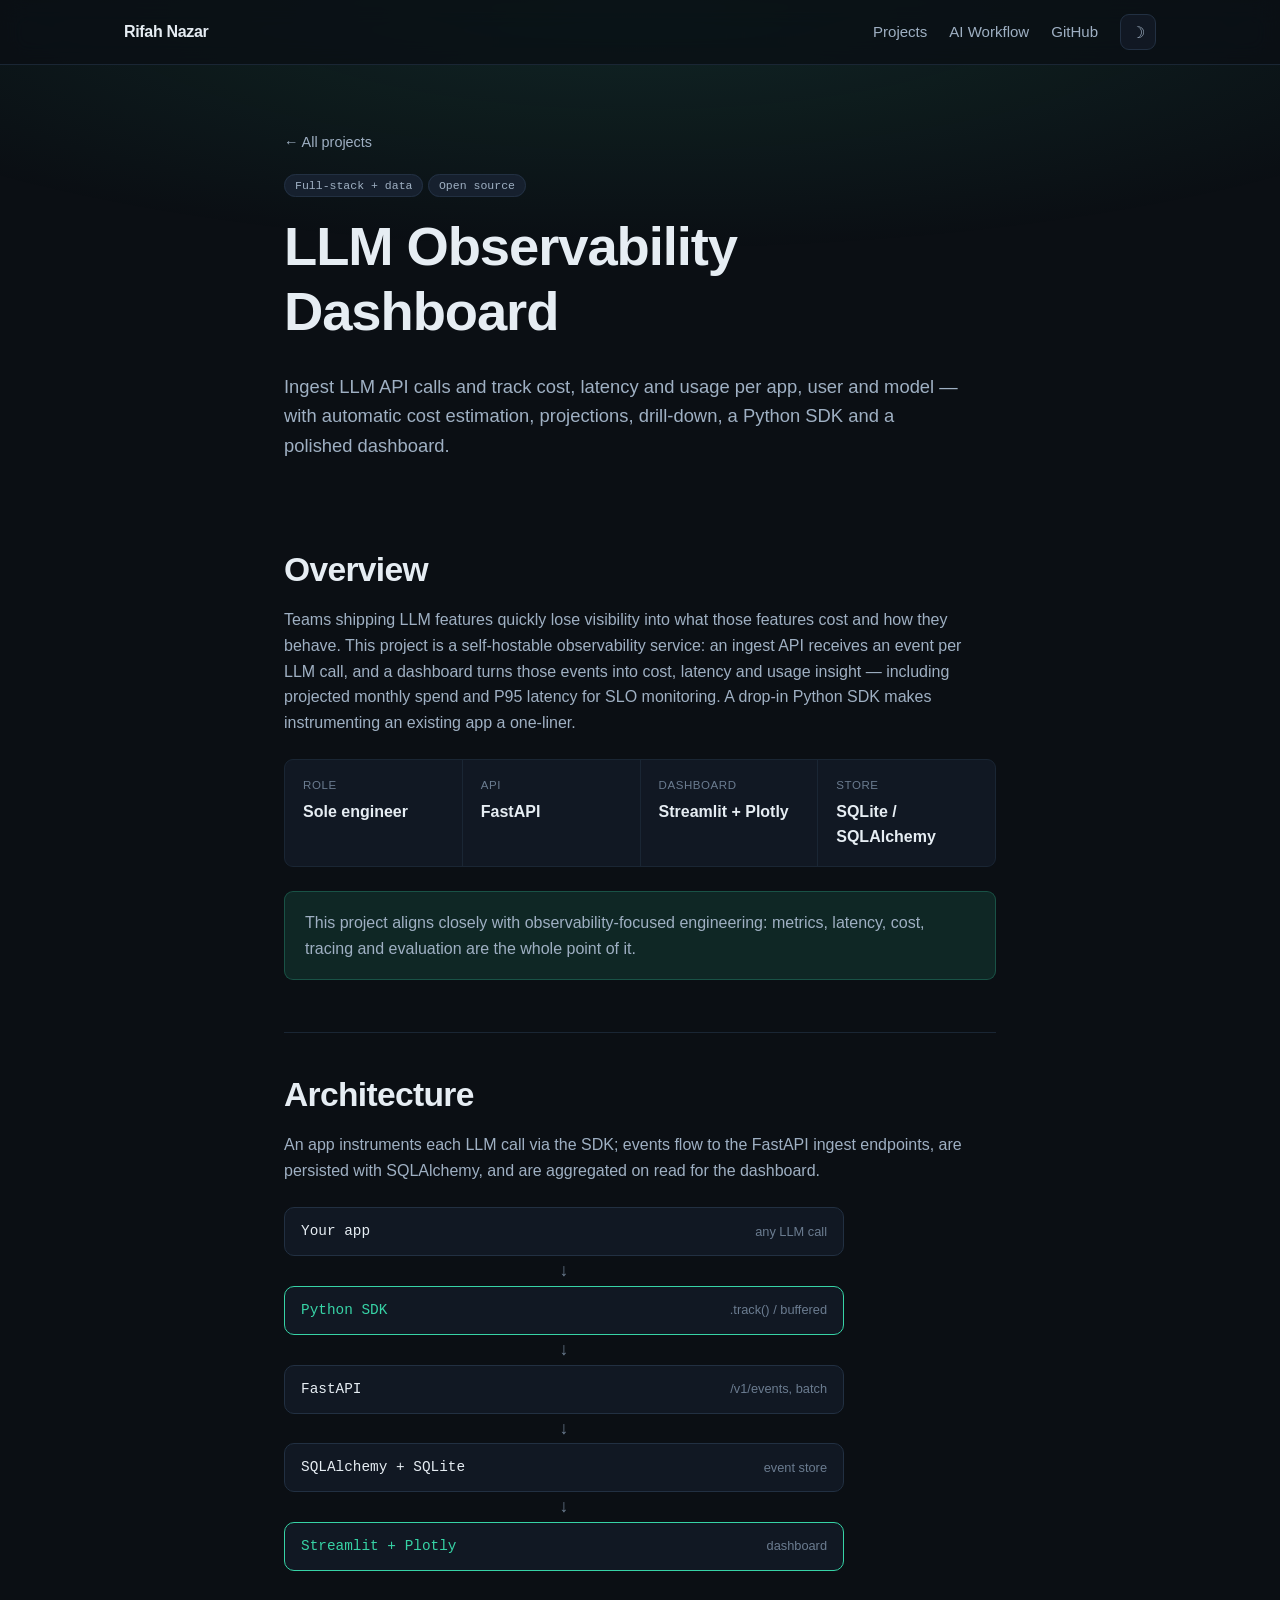
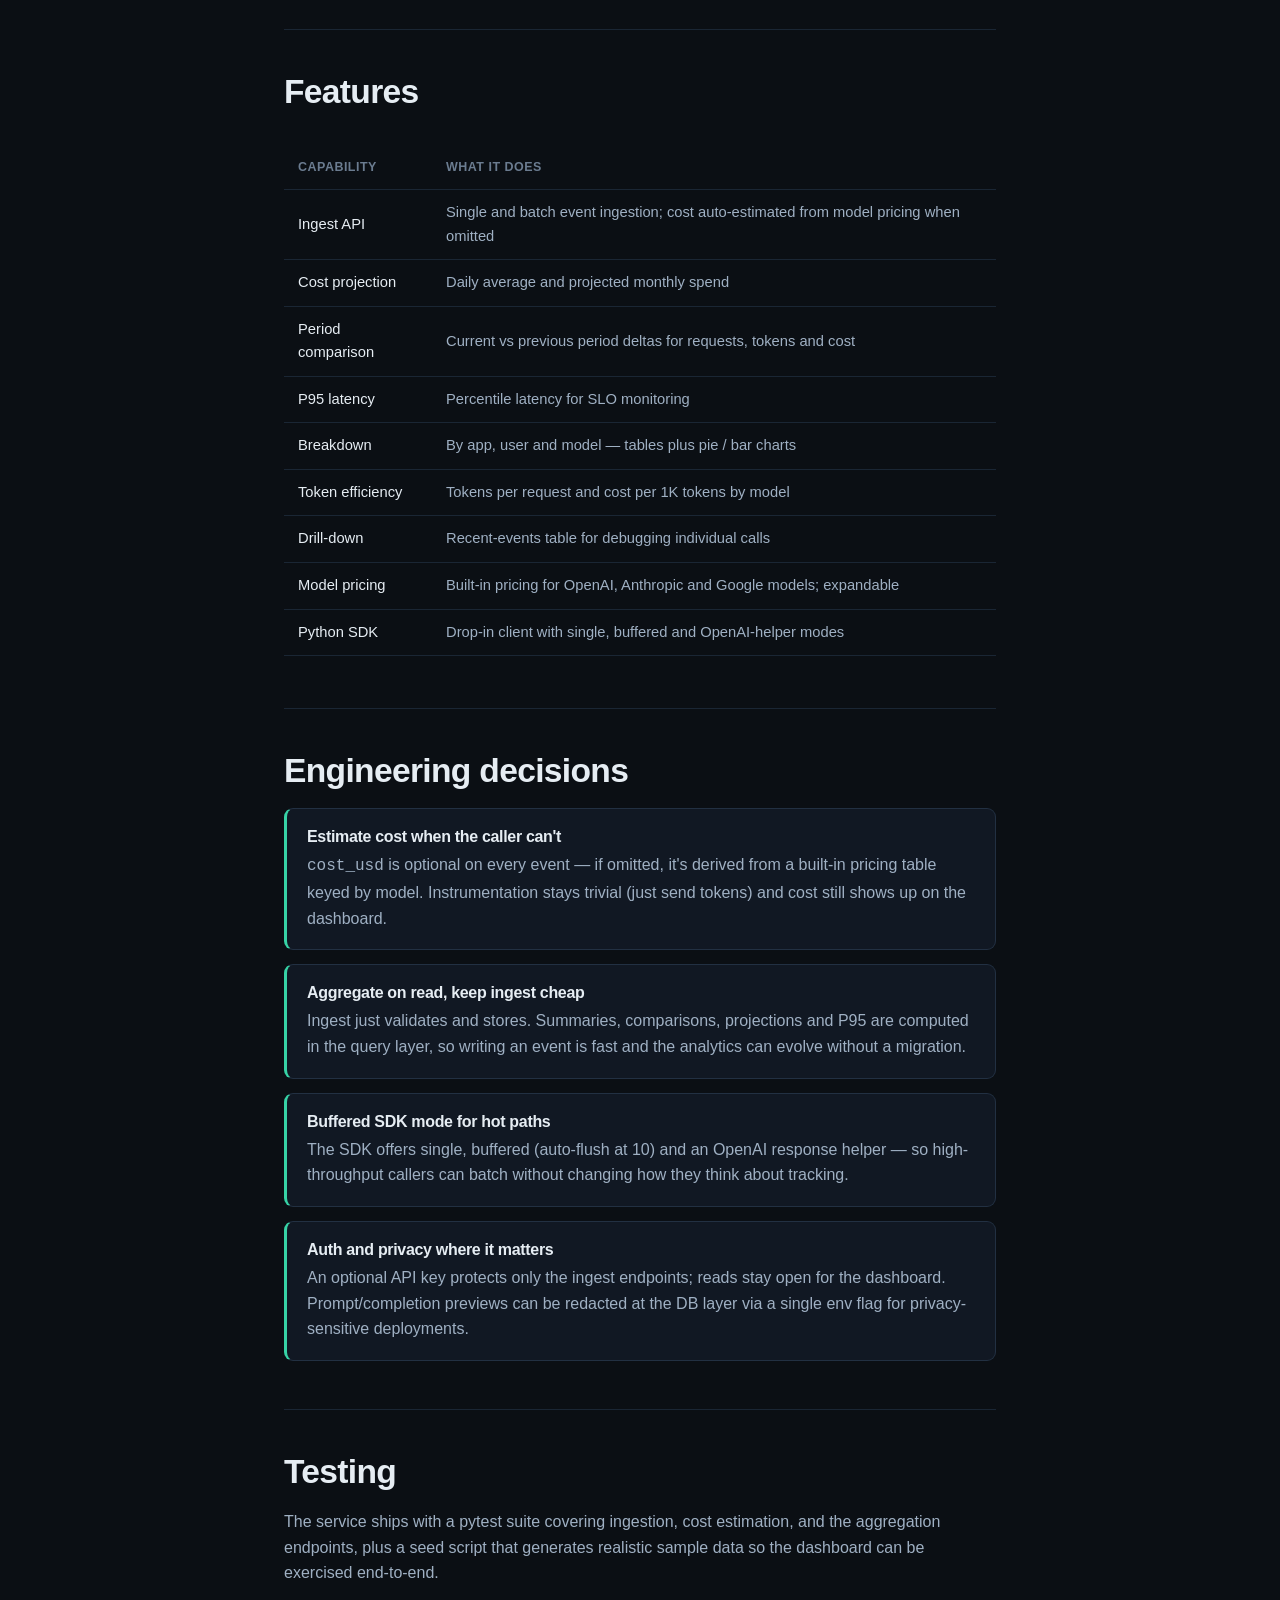
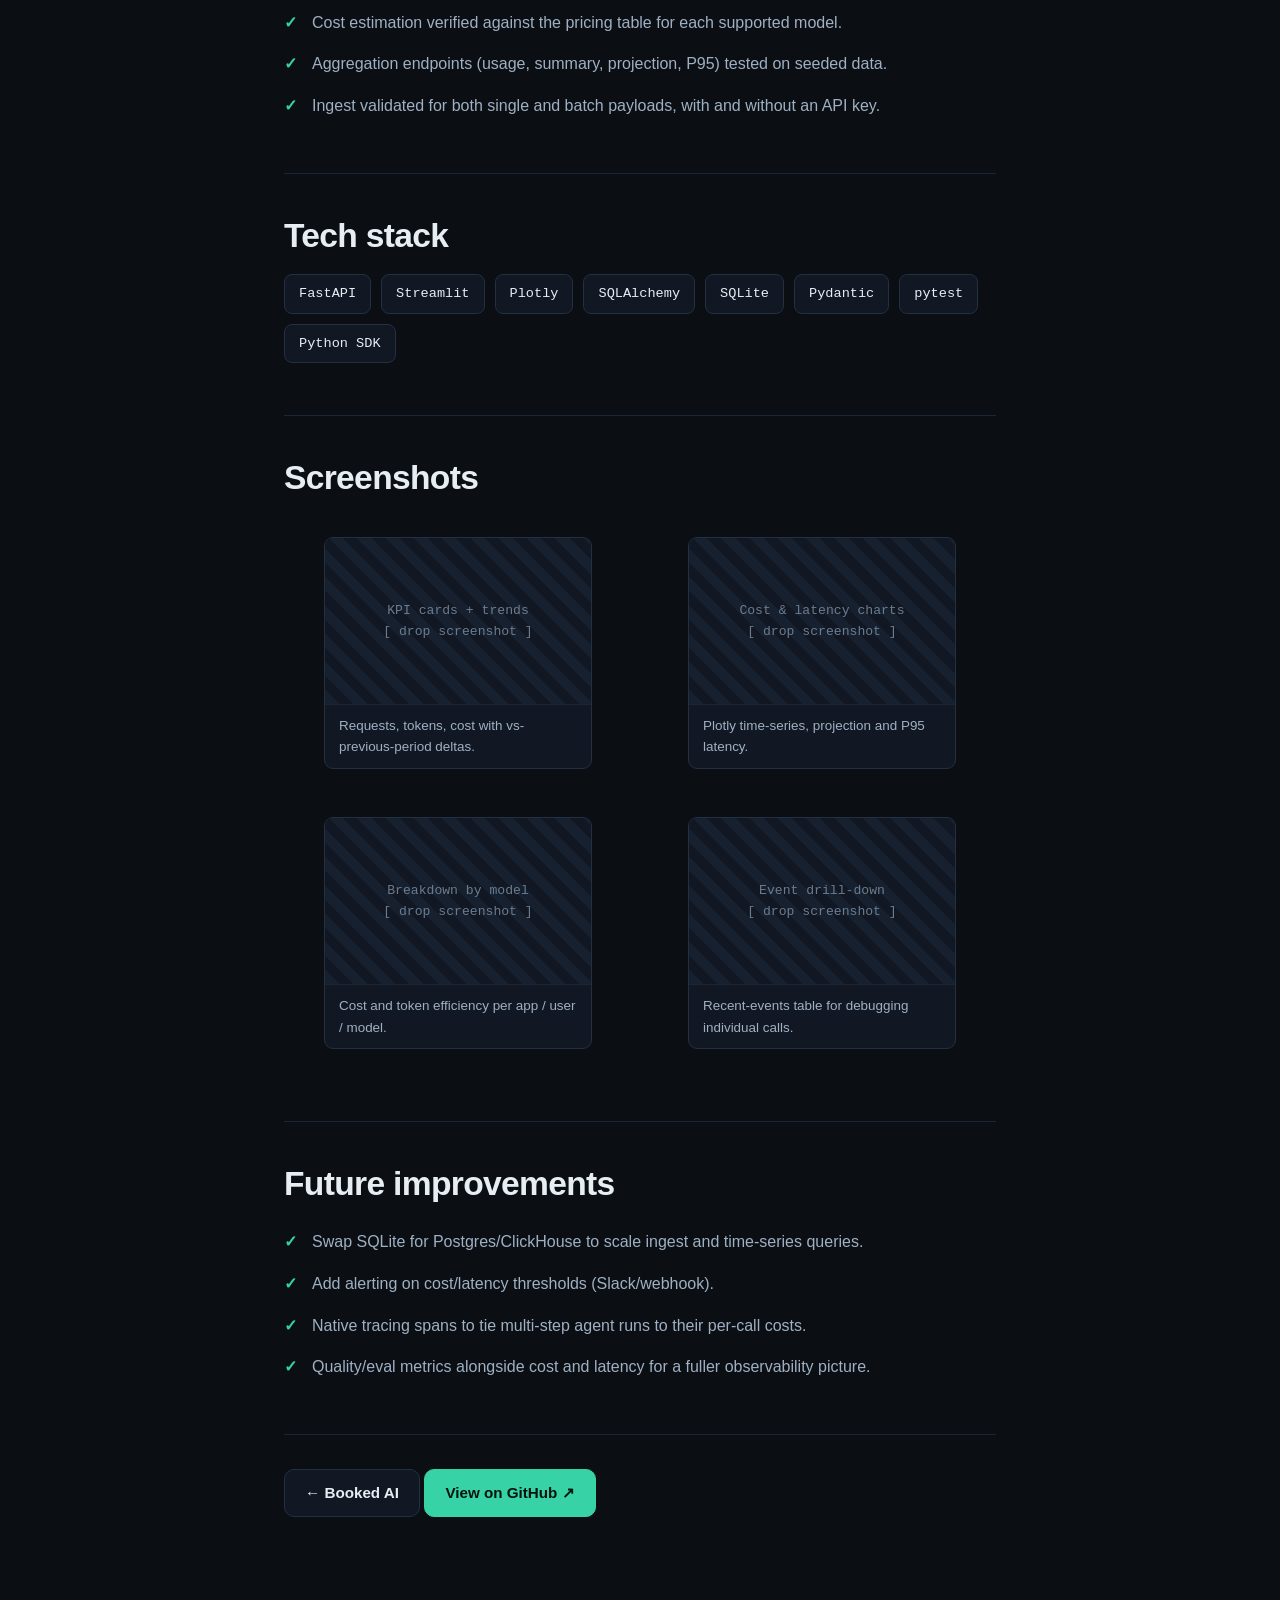
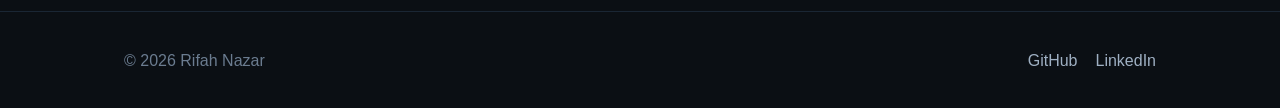
<file: projects/llm-observability.html>
<!doctype html>
<html lang="en" data-theme="dark">
<head>
  <meta charset="utf-8" />
  <meta name="viewport" content="width=device-width, initial-scale=1" />
  <title>LLM Observability Dashboard — Rifah Nazar</title>
  <meta name="description" content="LLM Observability Dashboard: ingest LLM calls and track cost, latency and usage per app, user and model, with a Python SDK and a polished dashboard." />
  <link rel="stylesheet" href="../css/style.css" />
</head>
<body>
  <header class="nav">
    <div class="nav-inner">
      <a class="nav-brand" href="../index.html">Rifah Nazar</a>
      <nav class="nav-links">
        <a href="../index.html#projects">Projects</a>
        <a href="../workflow.html">AI Workflow</a>
        <a href="https://github.com/" target="_blank" rel="noopener">GitHub</a>
        <button class="theme-toggle" aria-label="Toggle theme" onclick="toggleTheme()">☽</button>
      </nav>
    </div>
  </header>

  <main>
    <section class="case-hero">
      <div class="wrap narrow">
        <a class="backlink" href="../index.html#projects">← All projects</a>
        <div class="badge-row" style="margin-top:16px;">
          <span class="pill neutral">Full-stack + data</span>
          <span class="pill neutral">Open source</span>
        </div>
        <h1>LLM Observability Dashboard</h1>
        <p class="subtitle">Ingest LLM API calls and track cost, latency and usage per app, user and model — with automatic cost estimation, projections, drill-down, a Python SDK and a polished dashboard.</p>
      </div>
    </section>

    <div class="case-body">
      <div class="wrap narrow">

        <!-- OVERVIEW -->
        <section class="case-section reveal">
          <h2>Overview</h2>
          <p>Teams shipping LLM features quickly lose visibility into what those features cost and how they behave. This project is a self-hostable observability service: an ingest API receives an event per LLM call, and a dashboard turns those events into cost, latency and usage insight — including projected monthly spend and P95 latency for SLO monitoring. A drop-in Python SDK makes instrumenting an existing app a one-liner.</p>
          <div class="meta-grid">
            <div class="cell"><div class="label">Role</div><div class="value">Sole engineer</div></div>
            <div class="cell"><div class="label">API</div><div class="value">FastAPI</div></div>
            <div class="cell"><div class="label">Dashboard</div><div class="value">Streamlit + Plotly</div></div>
            <div class="cell"><div class="label">Store</div><div class="value">SQLite / SQLAlchemy</div></div>
          </div>
          <p class="callout" style="margin-top:20px;">This project aligns closely with observability-focused engineering: metrics, latency, cost, tracing and evaluation are the whole point of it.</p>
        </section>

        <!-- ARCHITECTURE -->
        <section class="case-section reveal">
          <h2>Architecture</h2>
          <p>An app instruments each LLM call via the SDK; events flow to the FastAPI ingest endpoints, are persisted with SQLAlchemy, and are aggregated on read for the dashboard.</p>
          <div class="flow wide">
            <div class="flow-node">Your app <span class="note">any LLM call</span></div>
            <div class="flow-arrow">↓</div>
            <div class="flow-node accent">Python SDK <span class="note">.track() / buffered</span></div>
            <div class="flow-arrow">↓</div>
            <div class="flow-node">FastAPI <span class="note">/v1/events, batch</span></div>
            <div class="flow-arrow">↓</div>
            <div class="flow-node">SQLAlchemy + SQLite <span class="note">event store</span></div>
            <div class="flow-arrow">↓</div>
            <div class="flow-node accent">Streamlit + Plotly <span class="note">dashboard</span></div>
          </div>
        </section>

        <!-- FEATURES -->
        <section class="case-section reveal">
          <h2>Features</h2>
          <div class="table-scroll">
          <table class="scenario-table">
            <thead><tr><th>Capability</th><th>What it does</th></tr></thead>
            <tbody>
              <tr><td>Ingest API</td><td>Single and batch event ingestion; cost auto-estimated from model pricing when omitted</td></tr>
              <tr><td>Cost projection</td><td>Daily average and projected monthly spend</td></tr>
              <tr><td>Period comparison</td><td>Current vs previous period deltas for requests, tokens and cost</td></tr>
              <tr><td>P95 latency</td><td>Percentile latency for SLO monitoring</td></tr>
              <tr><td>Breakdown</td><td>By app, user and model — tables plus pie / bar charts</td></tr>
              <tr><td>Token efficiency</td><td>Tokens per request and cost per 1K tokens by model</td></tr>
              <tr><td>Drill-down</td><td>Recent-events table for debugging individual calls</td></tr>
              <tr><td>Model pricing</td><td>Built-in pricing for OpenAI, Anthropic and Google models; expandable</td></tr>
              <tr><td>Python SDK</td><td>Drop-in client with single, buffered and OpenAI-helper modes</td></tr>
            </tbody>
          </table>
          </div>
        </section>

        <!-- ENGINEERING DECISIONS -->
        <section class="case-section reveal">
          <h2>Engineering decisions</h2>
          <div class="decision">
            <h4>Estimate cost when the caller can't</h4>
            <p><span class="mono">cost_usd</span> is optional on every event — if omitted, it's derived from a built-in pricing table keyed by model. Instrumentation stays trivial (just send tokens) and cost still shows up on the dashboard.</p>
          </div>
          <div class="decision">
            <h4>Aggregate on read, keep ingest cheap</h4>
            <p>Ingest just validates and stores. Summaries, comparisons, projections and P95 are computed in the query layer, so writing an event is fast and the analytics can evolve without a migration.</p>
          </div>
          <div class="decision">
            <h4>Buffered SDK mode for hot paths</h4>
            <p>The SDK offers single, buffered (auto-flush at 10) and an OpenAI response helper — so high-throughput callers can batch without changing how they think about tracking.</p>
          </div>
          <div class="decision">
            <h4>Auth and privacy where it matters</h4>
            <p>An optional API key protects only the ingest endpoints; reads stay open for the dashboard. Prompt/completion previews can be redacted at the DB layer via a single env flag for privacy-sensitive deployments.</p>
          </div>
        </section>

        <!-- TESTING -->
        <section class="case-section reveal">
          <h2>Testing</h2>
          <p>The service ships with a pytest suite covering ingestion, cost estimation, and the aggregation endpoints, plus a seed script that generates realistic sample data so the dashboard can be exercised end-to-end.</p>
          <ul class="check-list">
            <li>Cost estimation verified against the pricing table for each supported model.</li>
            <li>Aggregation endpoints (usage, summary, projection, P95) tested on seeded data.</li>
            <li>Ingest validated for both single and batch payloads, with and without an API key.</li>
          </ul>
        </section>

        <!-- STACK -->
        <section class="case-section reveal">
          <h2>Tech stack</h2>
          <div class="stack-grid">
            <span class="stack-item">FastAPI</span>
            <span class="stack-item">Streamlit</span>
            <span class="stack-item">Plotly</span>
            <span class="stack-item">SQLAlchemy</span>
            <span class="stack-item">SQLite</span>
            <span class="stack-item">Pydantic</span>
            <span class="stack-item">pytest</span>
            <span class="stack-item">Python SDK</span>
          </div>
        </section>

        <!-- SCREENSHOTS -->
        <section class="case-section reveal">
          <h2>Screenshots</h2>
          <div class="shots">
            <figure class="shot"><div class="frame">KPI cards + trends<br/>[ drop screenshot ]</div><figcaption class="cap">Requests, tokens, cost with vs-previous-period deltas.</figcaption></figure>
            <figure class="shot"><div class="frame">Cost &amp; latency charts<br/>[ drop screenshot ]</div><figcaption class="cap">Plotly time-series, projection and P95 latency.</figcaption></figure>
            <figure class="shot"><div class="frame">Breakdown by model<br/>[ drop screenshot ]</div><figcaption class="cap">Cost and token efficiency per app / user / model.</figcaption></figure>
            <figure class="shot"><div class="frame">Event drill-down<br/>[ drop screenshot ]</div><figcaption class="cap">Recent-events table for debugging individual calls.</figcaption></figure>
          </div>
        </section>

        <!-- FUTURE -->
        <section class="case-section reveal">
          <h2>Future improvements</h2>
          <ul class="check-list">
            <li>Swap SQLite for Postgres/ClickHouse to scale ingest and time-series queries.</li>
            <li>Add alerting on cost/latency thresholds (Slack/webhook).</li>
            <li>Native tracing spans to tie multi-step agent runs to their per-call costs.</li>
            <li>Quality/eval metrics alongside cost and latency for a fuller observability picture.</li>
          </ul>
        </section>

        <section class="case-section reveal">
          <a class="btn" href="../projects/booked-ai.html">← Booked AI</a>
          <a class="btn btn-primary" href="https://github.com/" target="_blank" rel="noopener">View on GitHub ↗</a>
        </section>

      </div>
    </div>
  </main>

  <footer class="footer">
    <div class="wrap footer-inner">
      <span class="faint">© 2026 Rifah Nazar</span>
      <div class="social">
        <a href="https://github.com/" target="_blank" rel="noopener">GitHub</a>
        <a href="https://linkedin.com/" target="_blank" rel="noopener">LinkedIn</a>
      </div>
    </div>
  </footer>

  <script src="../js/main.js"></script>
</body>
</html>
</file>
<file: css/style.css>
/* ==========================================================================
   Rifah Nazar — Portfolio design system
   Single stylesheet, no build step. Dark-first, light supported.
   ========================================================================== */

:root {
  /* Palette */
  --bg:            #0b0f14;
  --bg-elev:       #111823;
  --bg-elev-2:     #16202e;
  --border:        #223042;
  --border-soft:   #1a2634;
  --text:          #e6edf3;
  --text-muted:    #9fb0c3;
  --text-faint:    #6b7c90;
  --accent:        #37d3a6;   /* emerald */
  --accent-2:      #4aa8ff;   /* blue */
  --accent-soft:   rgba(55, 211, 166, 0.12);
  --warn:          #f2b544;
  --danger:        #ff6b6b;

  /* Type */
  --font-sans: -apple-system, BlinkMacSystemFont, "Segoe UI", Inter, Roboto, Helvetica, Arial, sans-serif;
  --font-mono: "SF Mono", ui-monospace, SFMono-Regular, Menlo, Monaco, "Cascadia Code", "Roboto Mono", monospace;

  /* Layout */
  --maxw: 1080px;
  --radius: 14px;
  --radius-sm: 9px;
  --shadow: 0 10px 40px rgba(0, 0, 0, 0.35);
}

:root[data-theme="light"] {
  --bg:            #f7f9fb;
  --bg-elev:       #ffffff;
  --bg-elev-2:     #f0f4f8;
  --border:        #dde5ee;
  --border-soft:   #e7edf3;
  --text:          #0f1b2a;
  --text-muted:    #4a5b6e;
  --text-faint:    #7b8a9b;
  --accent:        #0fa47c;
  --accent-2:      #2f7fe0;
  --accent-soft:   rgba(15, 164, 124, 0.1);
  --shadow: 0 10px 40px rgba(20, 40, 70, 0.08);
}

* { box-sizing: border-box; }

html { scroll-behavior: smooth; }

body {
  margin: 0;
  font-family: var(--font-sans);
  background: var(--bg);
  color: var(--text);
  line-height: 1.6;
  -webkit-font-smoothing: antialiased;
  overflow-x: hidden;
}

/* Subtle top gradient wash */
body::before {
  content: "";
  position: fixed;
  inset: 0 0 auto 0;
  height: 420px;
  background: radial-gradient(120% 100% at 50% 0%, var(--accent-soft) 0%, transparent 60%);
  pointer-events: none;
  z-index: 0;
}

a { color: var(--accent); text-decoration: none; }
a:hover { text-decoration: underline; }

h1, h2, h3, h4 { line-height: 1.2; margin: 0 0 0.5em; letter-spacing: -0.02em; }
h1 { font-size: clamp(2.1rem, 5vw, 3.4rem); }
h2 { font-size: clamp(1.5rem, 3vw, 2.1rem); }
h3 { font-size: 1.2rem; }
p { margin: 0 0 1rem; color: var(--text-muted); }

.wrap { max-width: var(--maxw); margin: 0 auto; padding: 0 24px; position: relative; z-index: 1; }
.narrow { max-width: 760px; }

.mono { font-family: var(--font-mono); }
.muted { color: var(--text-muted); }
.faint { color: var(--text-faint); }
.center { text-align: center; }

/* ------------------------------- Nav ------------------------------------- */
.nav {
  position: sticky;
  top: 0;
  z-index: 50;
  backdrop-filter: saturate(140%) blur(12px);
  background: color-mix(in srgb, var(--bg) 78%, transparent);
  border-bottom: 1px solid var(--border-soft);
}
.nav-inner {
  max-width: var(--maxw);
  margin: 0 auto;
  padding: 14px 24px;
  display: flex;
  align-items: center;
  justify-content: space-between;
  gap: 16px;
}
.nav-brand { font-weight: 700; color: var(--text); letter-spacing: -0.02em; }
.nav-brand:hover { text-decoration: none; color: var(--accent); }
.nav-links { display: flex; align-items: center; gap: 22px; }
.nav-links a { color: var(--text-muted); font-size: 0.94rem; }
.nav-links a:hover { color: var(--text); text-decoration: none; }
.theme-toggle {
  background: var(--bg-elev);
  border: 1px solid var(--border);
  color: var(--text-muted);
  width: 36px; height: 36px;
  border-radius: 9px;
  cursor: pointer;
  font-size: 1rem;
  display: grid; place-items: center;
  transition: border-color .15s, color .15s;
}
.theme-toggle:hover { color: var(--text); border-color: var(--accent); }
@media (max-width: 620px) {
  .nav-links a:not(.btn) { display: none; }
}

/* ------------------------------ Buttons ---------------------------------- */
.btn {
  display: inline-flex;
  align-items: center;
  gap: 8px;
  padding: 11px 20px;
  border-radius: 10px;
  font-weight: 600;
  font-size: 0.95rem;
  border: 1px solid var(--border);
  background: var(--bg-elev);
  color: var(--text);
  cursor: pointer;
  transition: transform .12s ease, border-color .15s, background .15s;
}
.btn:hover { text-decoration: none; transform: translateY(-1px); border-color: var(--accent); }
.btn-primary { background: var(--accent); color: #04140d; border-color: var(--accent); }
.btn-primary:hover { background: color-mix(in srgb, var(--accent) 88%, white); }

/* ------------------------------- Hero ------------------------------------ */
.hero { padding: 92px 0 64px; }
.hero .eyebrow {
  font-family: var(--font-mono);
  color: var(--accent);
  font-size: 0.85rem;
  letter-spacing: 0.04em;
  margin-bottom: 18px;
}
.hero .roles {
  font-size: clamp(1rem, 2.2vw, 1.25rem);
  color: var(--text-muted);
  font-weight: 500;
  margin: 4px 0 20px;
}
.hero .roles b { color: var(--text); font-weight: 600; }
.hero .lead { font-size: 1.15rem; max-width: 640px; }
.hero-cta { display: flex; flex-wrap: wrap; gap: 12px; margin-top: 28px; }

/* ------------------------------ Sections --------------------------------- */
.section { padding: 56px 0; }
.section-head { margin-bottom: 32px; }
.section-head .kicker {
  font-family: var(--font-mono);
  font-size: 0.8rem;
  color: var(--accent);
  letter-spacing: 0.06em;
  text-transform: uppercase;
}

/* --------------------------- Project cards ------------------------------- */
.projects { display: grid; gap: 22px; }
.project-card {
  display: grid;
  grid-template-columns: 1fr;
  gap: 16px;
  padding: 26px;
  background: var(--bg-elev);
  border: 1px solid var(--border);
  border-radius: var(--radius);
  transition: transform .15s ease, border-color .15s, box-shadow .2s;
  position: relative;
  overflow: hidden;
}
.project-card:hover { transform: translateY(-3px); border-color: var(--accent); box-shadow: var(--shadow); text-decoration: none; }
.project-card.hero-project { border-color: color-mix(in srgb, var(--accent) 55%, var(--border)); }
.project-card .badge-row { display: flex; align-items: center; gap: 10px; flex-wrap: wrap; }
.project-card h3 { color: var(--text); margin: 0; font-size: 1.35rem; }
.project-card p { margin: 0; }
.project-card .arrow { color: var(--accent); font-weight: 700; }

.pill {
  font-family: var(--font-mono);
  font-size: 0.72rem;
  padding: 4px 10px;
  border-radius: 999px;
  background: var(--accent-soft);
  color: var(--accent);
  border: 1px solid color-mix(in srgb, var(--accent) 30%, transparent);
  white-space: nowrap;
}
.pill.neutral { background: var(--bg-elev-2); color: var(--text-muted); border-color: var(--border); }

.tech-row { display: flex; flex-wrap: wrap; gap: 8px; margin-top: 4px; }

/* --------------------------- Case study layout --------------------------- */
.case-hero { padding: 64px 0 32px; }
.case-hero .backlink { color: var(--text-muted); font-size: 0.9rem; }
.case-hero h1 { margin-top: 18px; }
.case-hero .subtitle { font-size: 1.15rem; color: var(--text-muted); max-width: 680px; }

.case-body h2 { margin-top: 8px; }
.case-section {
  padding: 34px 0;
  border-top: 1px solid var(--border-soft);
}
.case-section:first-of-type { border-top: none; }

/* Two-column meta grid */
.meta-grid {
  display: grid;
  grid-template-columns: repeat(auto-fit, minmax(160px, 1fr));
  gap: 1px;
  background: var(--border-soft);
  border: 1px solid var(--border-soft);
  border-radius: var(--radius-sm);
  overflow: hidden;
  margin: 24px 0;
}
.meta-grid .cell { background: var(--bg-elev); padding: 16px 18px; }
.meta-grid .cell .label { font-size: 0.72rem; text-transform: uppercase; letter-spacing: 0.05em; color: var(--text-faint); }
.meta-grid .cell .value { color: var(--text); font-weight: 600; margin-top: 4px; }

/* Decision / callout blocks */
.decision {
  border: 1px solid var(--border);
  border-left: 3px solid var(--accent);
  background: var(--bg-elev);
  border-radius: var(--radius-sm);
  padding: 18px 20px;
  margin: 14px 0;
}
.decision h4 { margin: 0 0 6px; color: var(--text); }
.decision p:last-child { margin-bottom: 0; }

.callout {
  background: var(--accent-soft);
  border: 1px solid color-mix(in srgb, var(--accent) 25%, transparent);
  border-radius: var(--radius-sm);
  padding: 18px 20px;
  margin: 18px 0;
}
.callout p:last-child { margin-bottom: 0; }
.callout strong { color: var(--text); }

/* --------------------------- Flow diagram -------------------------------- */
.flow {
  display: flex;
  flex-direction: column;
  align-items: stretch;
  gap: 0;
  max-width: 420px;
  margin: 24px 0;
}
.flow.wide { max-width: 560px; }
.flow-node {
  background: var(--bg-elev);
  border: 1px solid var(--border);
  border-radius: 10px;
  padding: 12px 16px;
  font-family: var(--font-mono);
  font-size: 0.9rem;
  color: var(--text);
  display: flex;
  align-items: center;
  justify-content: space-between;
  gap: 12px;
}
.flow-node .note { font-family: var(--font-sans); font-size: 0.8rem; color: var(--text-faint); }
.flow-node.accent { border-color: var(--accent); color: var(--accent); }
.flow-arrow {
  align-self: center;
  color: var(--text-faint);
  font-size: 1.1rem;
  line-height: 1;
  padding: 6px 0;
}

/* --------------------------- Tech stack grid ----------------------------- */
.stack-grid { display: flex; flex-wrap: wrap; gap: 10px; margin: 18px 0; }
.stack-item {
  font-family: var(--font-mono);
  font-size: 0.85rem;
  padding: 8px 14px;
  border-radius: 8px;
  background: var(--bg-elev);
  border: 1px solid var(--border);
  color: var(--text);
}

/* --------------------------- Screenshots --------------------------------- */
.shots { display: grid; grid-template-columns: repeat(auto-fit, minmax(260px, 1fr)); gap: 16px; margin: 22px 0; }
.shot {
  background: var(--bg-elev);
  border: 1px solid var(--border);
  border-radius: var(--radius-sm);
  overflow: hidden;
}
.shot .frame {
  aspect-ratio: 16 / 10;
  display: grid;
  place-items: center;
  background:
    repeating-linear-gradient(45deg, var(--bg-elev-2) 0 10px, transparent 10px 20px),
    var(--bg-elev);
  color: var(--text-faint);
  font-family: var(--font-mono);
  font-size: 0.82rem;
  text-align: center;
  padding: 20px;
}
.shot img { display: block; width: 100%; height: auto; }
.shot .cap { padding: 10px 14px; font-size: 0.84rem; color: var(--text-muted); border-top: 1px solid var(--border-soft); }

/* --------------------------- Lists / eval -------------------------------- */
.check-list { list-style: none; padding: 0; margin: 12px 0; }
.check-list li { padding: 8px 0 8px 28px; position: relative; color: var(--text-muted); }
.check-list li::before { content: "✓"; position: absolute; left: 0; color: var(--accent); font-weight: 700; }

.scenario-table { width: 100%; border-collapse: collapse; margin: 18px 0; font-size: 0.92rem; }
.scenario-table th, .scenario-table td { text-align: left; padding: 11px 14px; border-bottom: 1px solid var(--border-soft); }
.scenario-table th { color: var(--text-faint); font-weight: 600; font-size: 0.78rem; text-transform: uppercase; letter-spacing: 0.04em; }
.scenario-table td { color: var(--text-muted); }
.scenario-table td:first-child { color: var(--text); font-weight: 500; }
.table-scroll { overflow-x: auto; }

/* --------------------------- Workflow page ------------------------------- */
.workflow-step {
  display: grid;
  grid-template-columns: 48px 1fr;
  gap: 18px;
  padding: 20px 0;
  border-top: 1px solid var(--border-soft);
}
.workflow-step:first-of-type { border-top: none; }
.workflow-step .num {
  width: 40px; height: 40px;
  border-radius: 10px;
  display: grid; place-items: center;
  background: var(--accent-soft);
  color: var(--accent);
  font-family: var(--font-mono);
  font-weight: 700;
  border: 1px solid color-mix(in srgb, var(--accent) 30%, transparent);
}
.workflow-step h3 { color: var(--text); margin-bottom: 4px; }
.workflow-step p { margin: 0; }

/* ------------------------------ Footer ----------------------------------- */
.footer {
  border-top: 1px solid var(--border-soft);
  margin-top: 60px;
  padding: 36px 0;
}
.footer-inner { display: flex; flex-wrap: wrap; gap: 16px; justify-content: space-between; align-items: center; }
.footer a { color: var(--text-muted); }
.footer a:hover { color: var(--text); }
.footer .social { display: flex; gap: 18px; }

/* ------------------------------ Utilities -------------------------------- */
.reveal { opacity: 0; transform: translateY(14px); transition: opacity .5s ease, transform .5s ease; }
.reveal.in { opacity: 1; transform: none; }
@media (prefers-reduced-motion: reduce) {
  .reveal { opacity: 1; transform: none; transition: none; }
  html { scroll-behavior: auto; }
}
</file>
